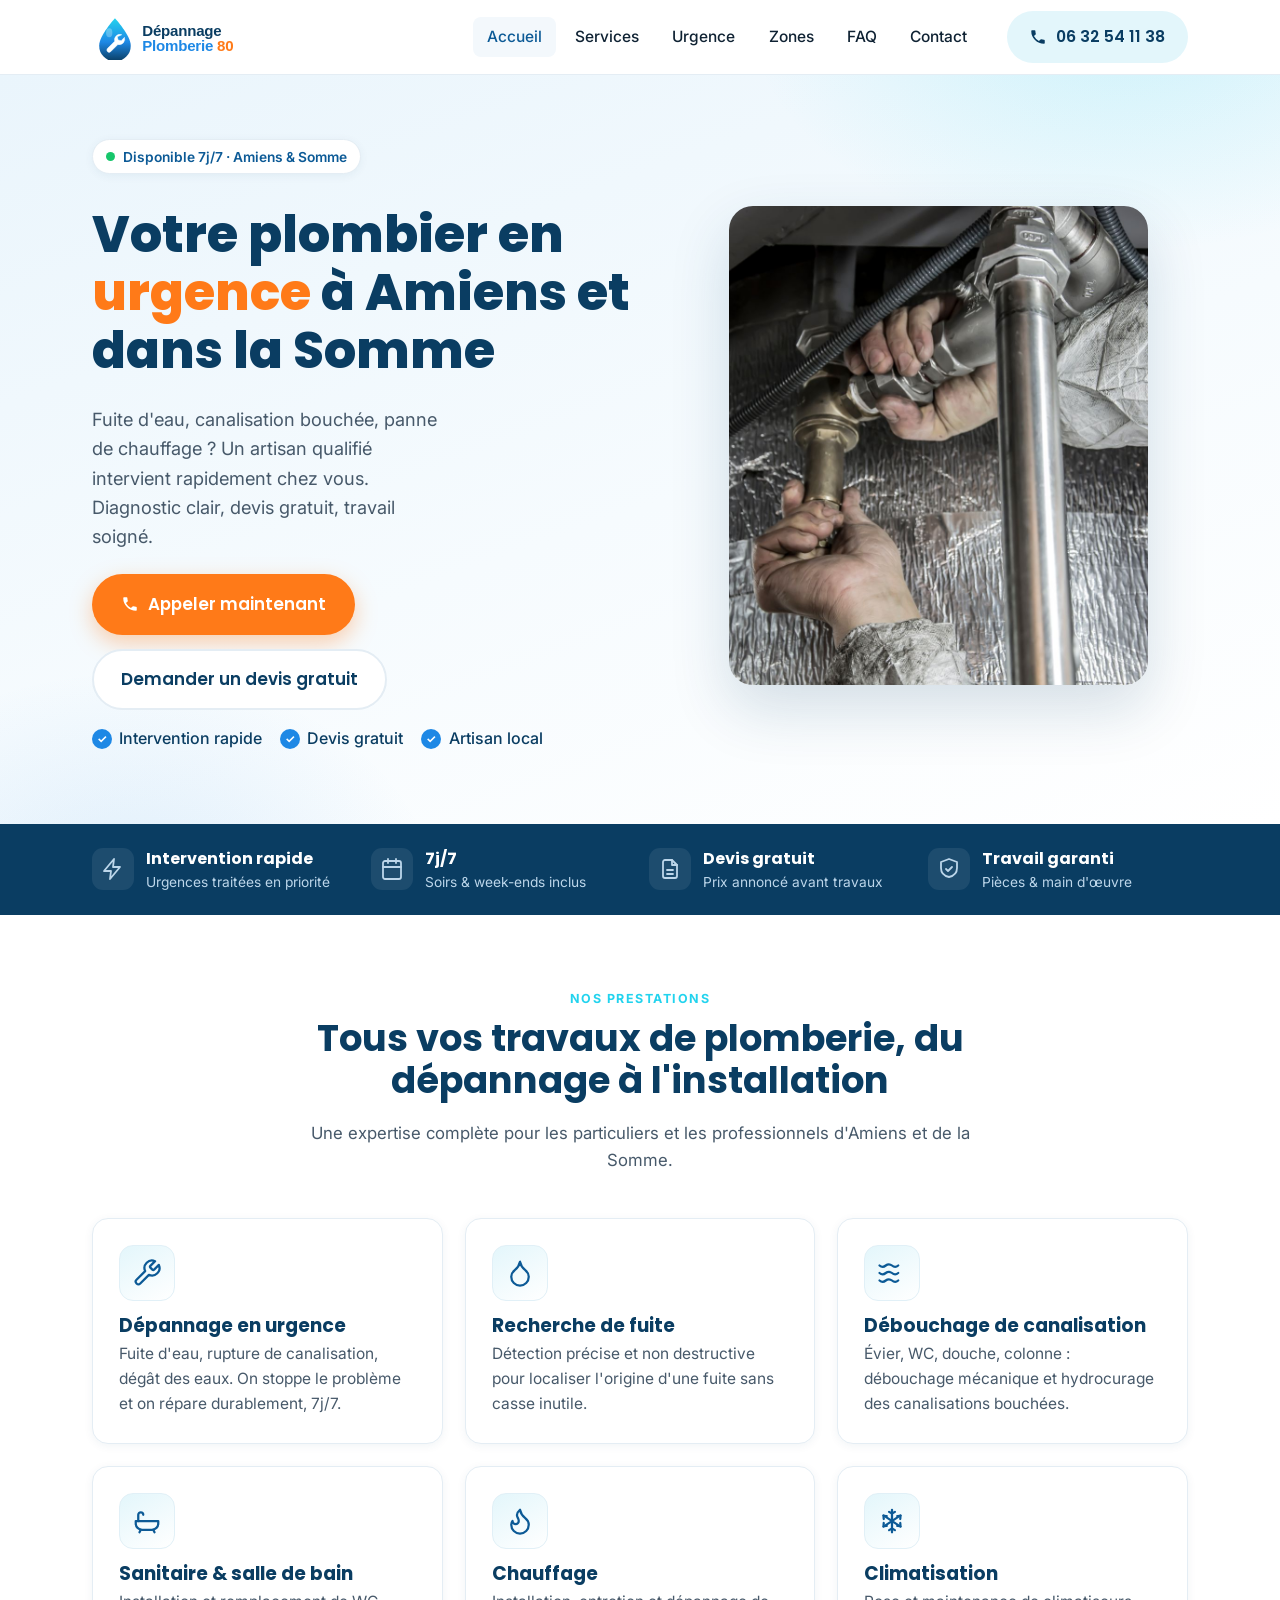
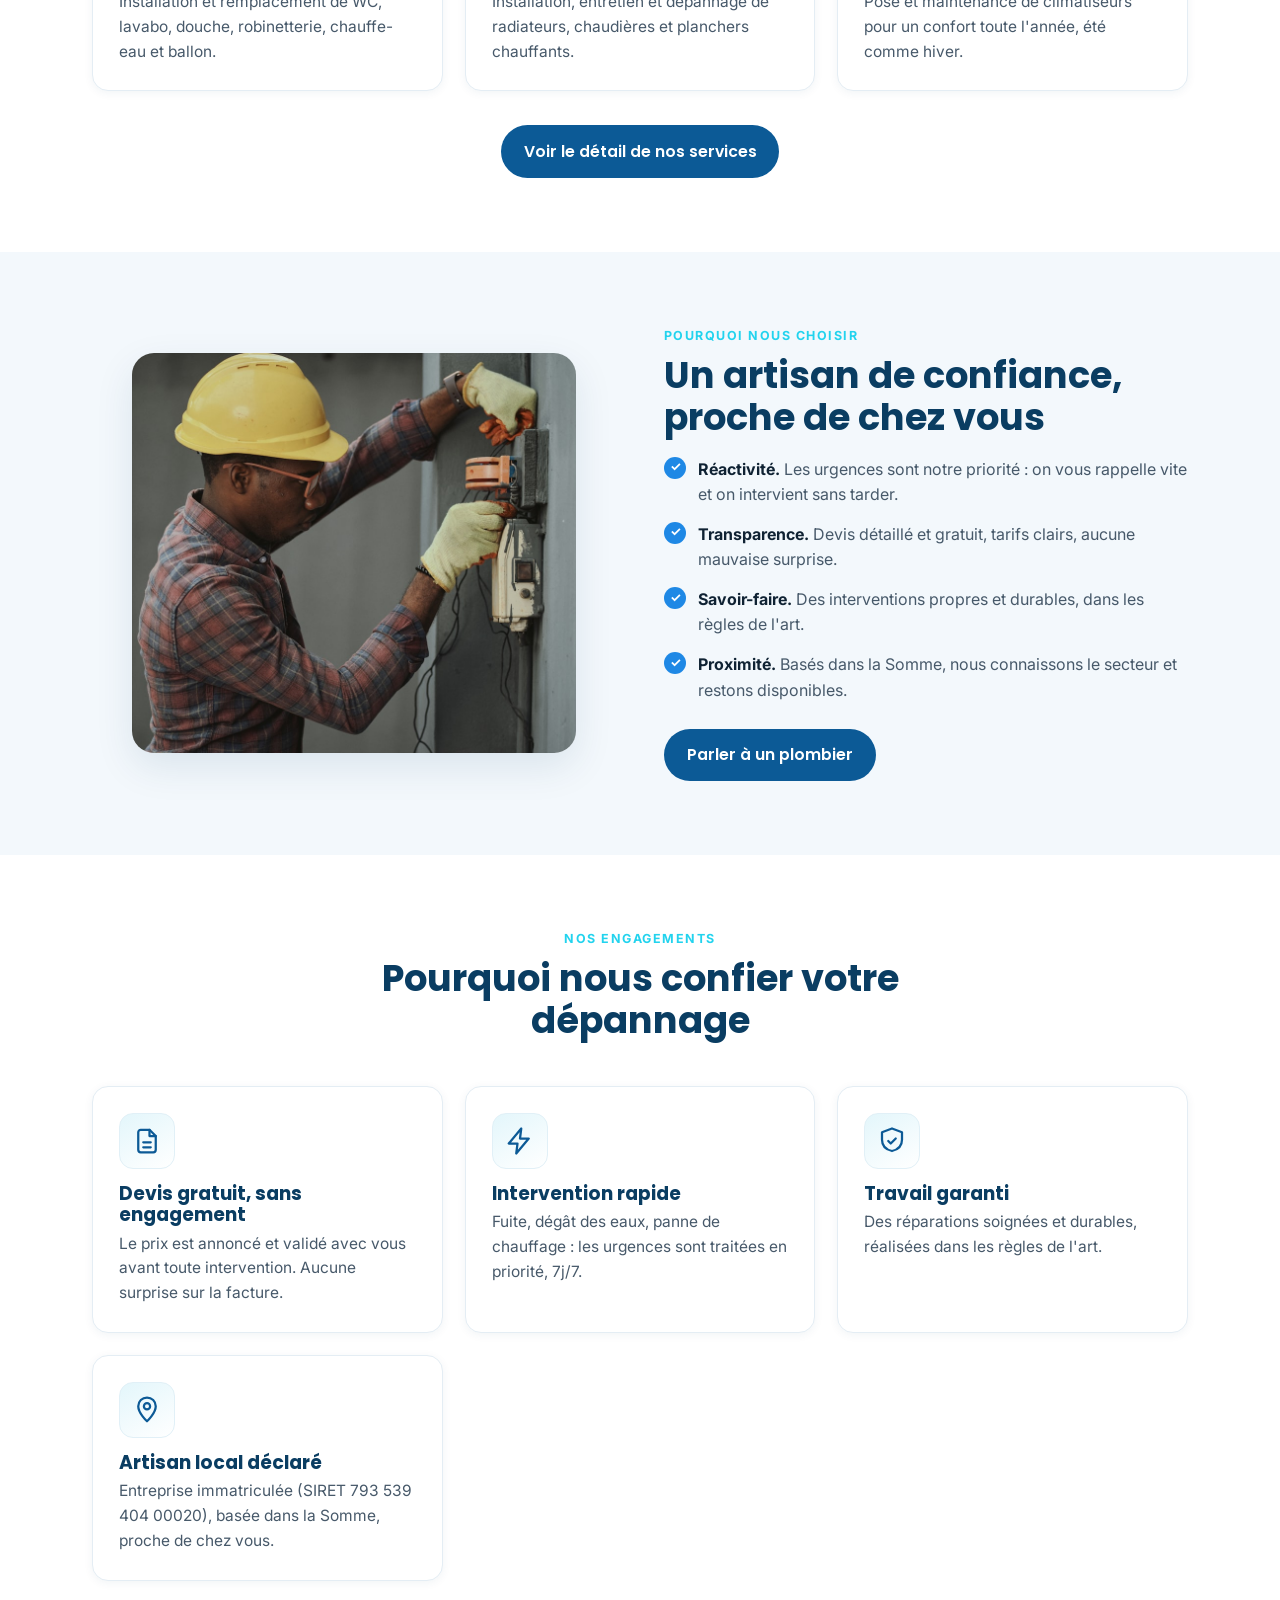
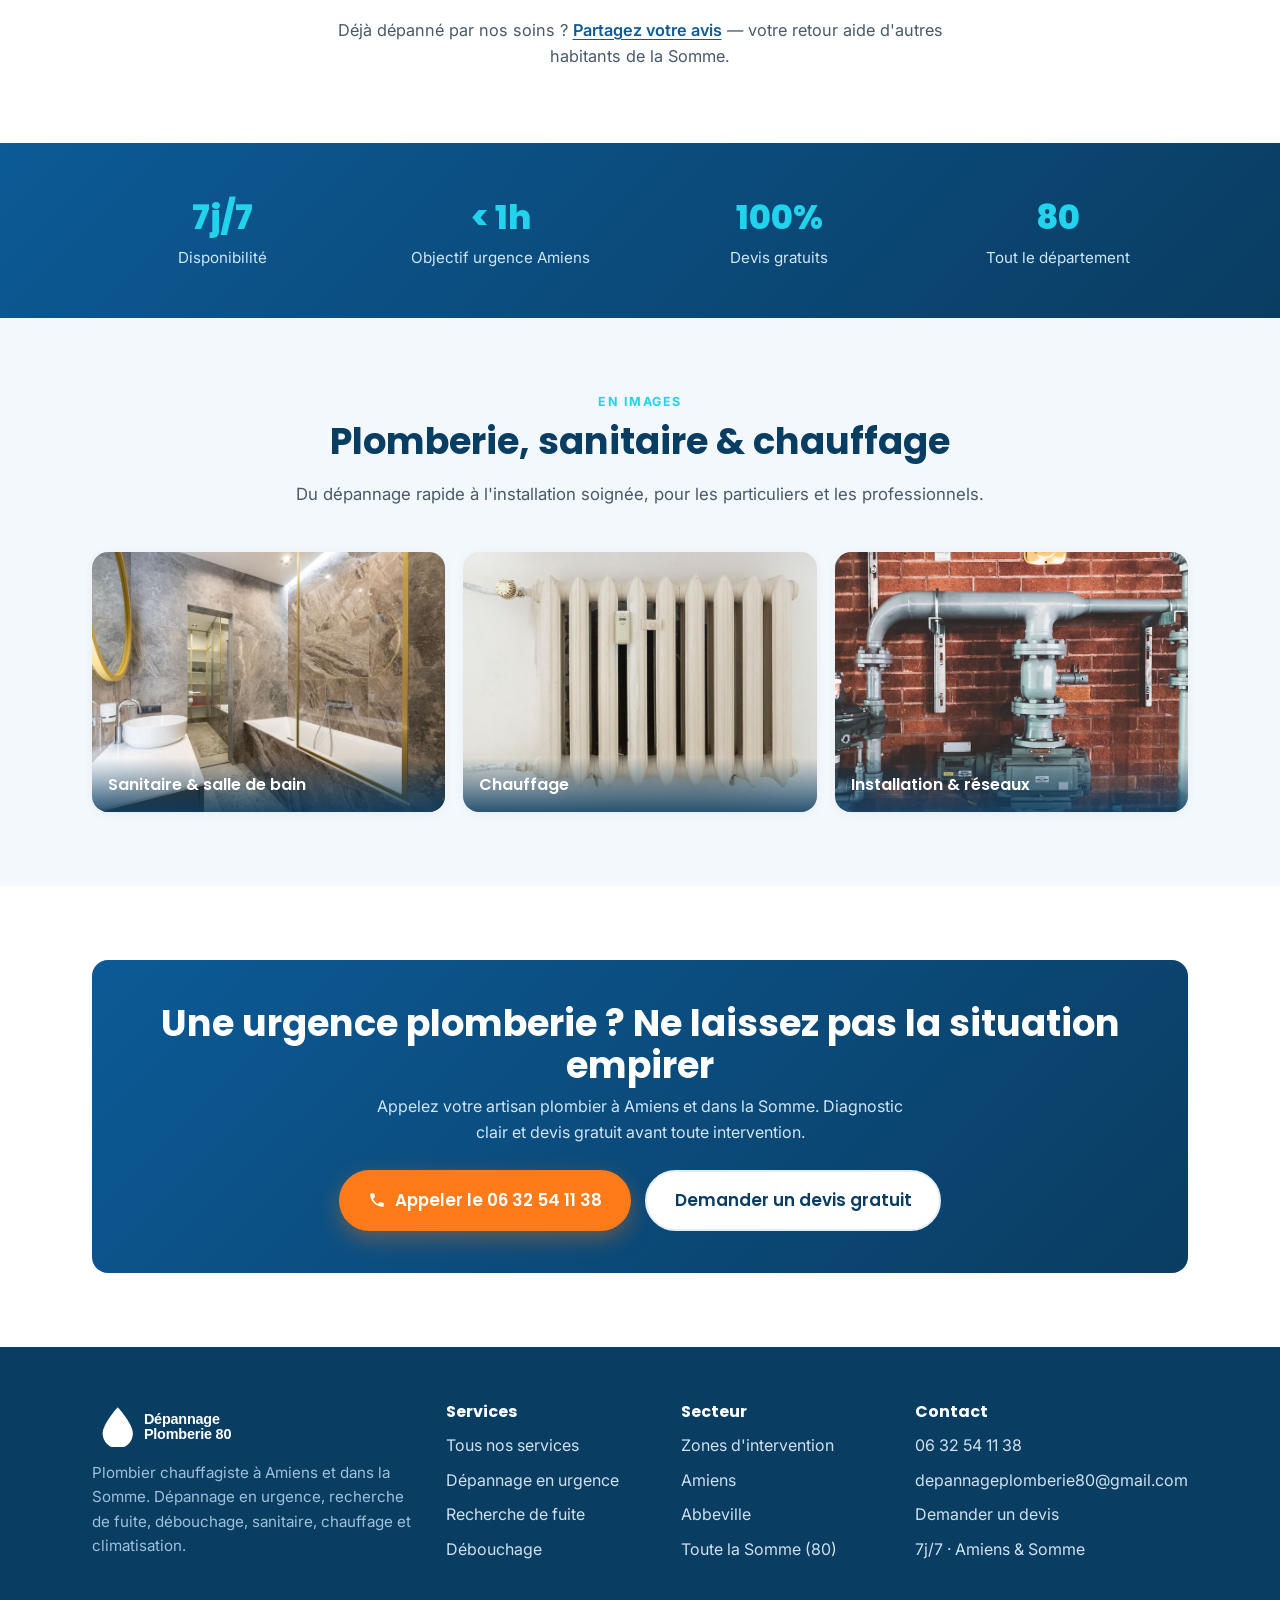
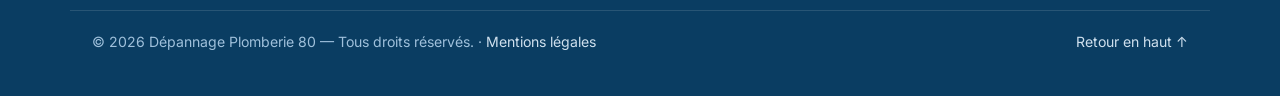
<file: index.html>
<!DOCTYPE html>
<html lang="fr">
<head>
  <meta charset="UTF-8" />
  <meta name="viewport" content="width=device-width, initial-scale=1.0" />
  <meta name="theme-color" content="#0a3d62" />
  <title>Dépannage Plomberie 80 — Plombier en urgence à Amiens & dans la Somme</title>
  <meta name="description" content="Plombier chauffagiste à Amiens et dans toute la Somme (80). Dépannage en urgence 7j/7, recherche de fuite, débouchage, sanitaire, chauffage et climatisation. Devis gratuit, intervention rapide." />
  <meta name="robots" content="noindex, nofollow" />
  <meta name="author" content="Dépannage Plomberie 80" />
  <link rel="canonical" href="https://www.depannage-plomberie-80.fr/" />
  <meta property="og:type" content="website" />
  <meta property="og:locale" content="fr_FR" />
  <meta property="og:site_name" content="Dépannage Plomberie 80" />
  <meta property="og:title" content="Dépannage Plomberie 80 — Plombier en urgence à Amiens & dans la Somme" />
  <meta property="og:description" content="Plombier chauffagiste à Amiens et dans toute la Somme (80). Dépannage en urgence 7j/7, recherche de fuite, débouchage, sanitaire, chauffage et climatisation. Devis gratuit, intervention rapide." />
  <meta property="og:url" content="https://www.depannage-plomberie-80.fr/" />
  <meta property="og:image" content="https://www.depannage-plomberie-80.fr/assets/og-cover.jpg" />
  <meta name="twitter:card" content="summary_large_image" />
  <meta name="twitter:title" content="Dépannage Plomberie 80 — Plombier en urgence à Amiens & dans la Somme" />
  <meta name="twitter:description" content="Plombier chauffagiste à Amiens et dans toute la Somme (80). Dépannage en urgence 7j/7, recherche de fuite, débouchage, sanitaire, chauffage et climatisation. Devis gratuit, intervention rapide." />
  <meta name="twitter:image" content="https://www.depannage-plomberie-80.fr/assets/og-cover.jpg" />
  <link rel="icon" type="image/svg+xml" href="favicon.svg" />
  <link rel="apple-touch-icon" href="assets/logo-mark.svg" />
  <link rel="manifest" href="site.webmanifest" />
  <link rel="preconnect" href="https://fonts.googleapis.com" />
  <link rel="preconnect" href="https://fonts.gstatic.com" crossorigin />
  <link rel="preload" as="style" href="https://fonts.googleapis.com/css2?family=Inter:wght@400;500;600&family=Poppins:wght@600;700;800&display=swap" />
  <link href="https://fonts.googleapis.com/css2?family=Inter:wght@400;500;600&family=Poppins:wght@600;700;800&display=swap" rel="stylesheet" />
  <link rel="stylesheet" href="styles.css" />
  <script type="application/ld+json">{"@context":"https://schema.org","@type":"Plumber","name":"Dépannage Plomberie 80","legalName":"Imad Hemani","image":"https://www.depannage-plomberie-80.fr/assets/og-cover.jpg","url":"https://www.depannage-plomberie-80.fr/","telephone":"+33-6-32-54-11-38","email":"depannageplomberie80@gmail.com","priceRange":"€€","identifier":{"@type":"PropertyValue","propertyID":"SIRET","value":"79353940400020"},"description":"Plombier chauffagiste à Amiens et dans la Somme. Dépannage en urgence 7j/7, recherche de fuite, débouchage de canalisation, installation sanitaire, chauffage et climatisation.","address":{"@type":"PostalAddress","addressLocality":"Amiens","postalCode":"80000","addressRegion":"Hauts-de-France","addressCountry":"FR"},"areaServed":[{"@type":"City","name":"Amiens"},{"@type":"AdministrativeArea","name":"Somme (80)"}],"geo":{"@type":"GeoCoordinates","latitude":49.8941,"longitude":2.2958},"openingHoursSpecification":[{"@type":"OpeningHoursSpecification","dayOfWeek":["Monday","Tuesday","Wednesday","Thursday","Friday","Saturday","Sunday"],"opens":"00:00","closes":"23:59"}],"makesOffer":[{"@type":"Offer","itemOffered":{"@type":"Service","name":"Dépannage plomberie en urgence"}},{"@type":"Offer","itemOffered":{"@type":"Service","name":"Recherche de fuite"}},{"@type":"Offer","itemOffered":{"@type":"Service","name":"Débouchage de canalisation"}},{"@type":"Offer","itemOffered":{"@type":"Service","name":"Installation sanitaire"}},{"@type":"Offer","itemOffered":{"@type":"Service","name":"Chauffage"}},{"@type":"Offer","itemOffered":{"@type":"Service","name":"Climatisation"}}]}</script>
</head>
<body>
  <a class="skip-link" href="#contenu">Aller au contenu</a>
  <header class="site-header" id="top">
    <div class="container header-inner">
      <a class="brand" href="index.html" aria-label="Dépannage Plomberie 80, accueil">
        <img src="assets/logo.svg" alt="Dépannage Plomberie 80" width="200" height="46" />
      </a>
      <nav class="nav" aria-label="Navigation principale">
        <button class="nav-toggle" id="nav-toggle" aria-label="Ouvrir le menu" aria-expanded="false" aria-controls="nav-menu">
          <span></span><span></span><span></span>
        </button>
        <ul class="nav-menu" id="nav-menu">
          <li><a href="index.html" aria-current="page">Accueil</a></li>
          <li><a href="services.html">Services</a></li>
          <li><a href="urgence.html">Urgence</a></li>
          <li><a href="zones.html">Zones</a></li>
          <li><a href="faq.html">FAQ</a></li>
          <li><a href="contact.html">Contact</a></li>
        </ul>
      </nav>
      <a href="tel:+33632541138" class="btn btn-phone header-cta">
        <svg viewBox="0 0 24 24" width="18" height="18" aria-hidden="true"><path fill="currentColor" d="M6.6 10.8a15.6 15.6 0 0 0 6.6 6.6l2.2-2.2a1 1 0 0 1 1-.25 11.4 11.4 0 0 0 3.6.57 1 1 0 0 1 1 1V20a1 1 0 0 1-1 1A17 17 0 0 1 3 4a1 1 0 0 1 1-1h3.5a1 1 0 0 1 1 1 11.4 11.4 0 0 0 .57 3.6 1 1 0 0 1-.25 1z"/></svg>
        <span>06 32 54 11 38</span>
      </a>
    </div>
  </header>

  <main id="contenu">
    <section class="hero">
      <div class="hero-bg" aria-hidden="true"></div>
      <div class="container hero-grid">
        <div class="hero-copy">
          <p class="eyebrow"><span class="pulse"></span> Disponible 7j/7 · Amiens &amp; Somme</p>
          <h1>Votre plombier en <span class="hl">urgence</span> à Amiens et dans la Somme</h1>
          <p class="lead">Fuite d'eau, canalisation bouchée, panne de chauffage&nbsp;? Un artisan qualifié intervient rapidement chez vous. Diagnostic clair, devis gratuit, travail soigné.</p>
          <div class="hero-actions">
            <a href="tel:+33632541138" class="btn btn-accent btn-lg"><svg viewBox="0 0 24 24" width="18" height="18" aria-hidden="true"><path fill="currentColor" d="M6.6 10.8a15.6 15.6 0 0 0 6.6 6.6l2.2-2.2a1 1 0 0 1 1-.25 11.4 11.4 0 0 0 3.6.57 1 1 0 0 1 1 1V20a1 1 0 0 1-1 1A17 17 0 0 1 3 4a1 1 0 0 1 1-1h3.5a1 1 0 0 1 1 1 11.4 11.4 0 0 0 .57 3.6 1 1 0 0 1-.25 1z"/></svg> Appeler maintenant</a>
            <a href="contact.html" class="btn btn-outline btn-lg">Demander un devis gratuit</a>
          </div>
          <ul class="hero-points"><li>Intervention rapide</li><li>Devis gratuit</li><li>Artisan local</li></ul>
        </div>
        <figure class="hero-media">
          <img src="assets/hero-plombier-2.jpg" alt="Plombier serrant des raccords lors d'une intervention de plomberie" width="900" height="1030" loading="eager" fetchpriority="high" />
        </figure>
      </div>
    </section>

    <section class="trustbar" aria-label="Nos garanties">
      <div class="container trust-grid">
        <div class="trust-item"><span class="trust-ico"><svg class="ico" viewBox="0 0 24 24" fill="none" stroke="currentColor" stroke-width="1.8" stroke-linecap="round" stroke-linejoin="round" aria-hidden="true"><path d="M13 2 3 14h7l-1 8 10-12h-7z"/></svg></span><div><strong>Intervention rapide</strong><span>Urgences traitées en priorité</span></div></div>
        <div class="trust-item"><span class="trust-ico"><svg class="ico" viewBox="0 0 24 24" fill="none" stroke="currentColor" stroke-width="1.8" stroke-linecap="round" stroke-linejoin="round" aria-hidden="true"><rect x="3" y="4" width="18" height="18" rx="2"/><path d="M3 10h18M8 2v4M16 2v4"/></svg></span><div><strong>7j/7</strong><span>Soirs &amp; week-ends inclus</span></div></div>
        <div class="trust-item"><span class="trust-ico"><svg class="ico" viewBox="0 0 24 24" fill="none" stroke="currentColor" stroke-width="1.8" stroke-linecap="round" stroke-linejoin="round" aria-hidden="true"><path d="M14 3H7a2 2 0 0 0-2 2v14a2 2 0 0 0 2 2h10a2 2 0 0 0 2-2V8z"/><path d="M14 3v5h5M9 13h6M9 17h6"/></svg></span><div><strong>Devis gratuit</strong><span>Prix annoncé avant travaux</span></div></div>
        <div class="trust-item"><span class="trust-ico"><svg class="ico" viewBox="0 0 24 24" fill="none" stroke="currentColor" stroke-width="1.8" stroke-linecap="round" stroke-linejoin="round" aria-hidden="true"><path d="M12 2 4 5v6c0 5 3.5 8 8 9 4.5-1 8-4 8-9V5z"/><path d="m9 12 2 2 4-4"/></svg></span><div><strong>Travail garanti</strong><span>Pièces &amp; main d'œuvre</span></div></div>
      </div>
    </section>

    <section class="section">
      <div class="container">
        <header class="section-head">
          <p class="kicker">Nos prestations</p>
          <h2>Tous vos travaux de plomberie, du dépannage à l'installation</h2>
          <p class="section-sub">Une expertise complète pour les particuliers et les professionnels d'Amiens et de la Somme.</p>
        </header>
        <div class="cards">
          <article class="card">
            <div class="card-ico"><svg class="ico" viewBox="0 0 24 24" fill="none" stroke="currentColor" stroke-width="1.8" stroke-linecap="round" stroke-linejoin="round" aria-hidden="true"><path d="M14.7 6.3a1 1 0 0 0 0 1.4l1.6 1.6a1 1 0 0 0 1.4 0l3.77-3.77a6 6 0 0 1-7.94 7.94l-6.91 6.91a2.12 2.12 0 0 1-3-3l6.91-6.91a6 6 0 0 1 7.94-7.94l-3.76 3.76z"/></svg></div>
            <h3>Dépannage en urgence</h3>
            <p>Fuite d'eau, rupture de canalisation, dégât des eaux. On stoppe le problème et on répare durablement, 7j/7.</p>
          </article>
          <article class="card">
            <div class="card-ico"><svg class="ico" viewBox="0 0 24 24" fill="none" stroke="currentColor" stroke-width="1.8" stroke-linecap="round" stroke-linejoin="round" aria-hidden="true"><path d="M12 22a7 7 0 0 0 7-7c0-2-1-3.9-3-5.5s-3.5-4-4-6.5c-.5 2.5-2 4.9-4 6.5C6 11.1 5 13 5 15a7 7 0 0 0 7 7z"/></svg></div>
            <h3>Recherche de fuite</h3>
            <p>Détection précise et non destructive pour localiser l'origine d'une fuite sans casse inutile.</p>
          </article>
          <article class="card">
            <div class="card-ico"><svg class="ico" viewBox="0 0 24 24" fill="none" stroke="currentColor" stroke-width="1.8" stroke-linecap="round" stroke-linejoin="round" aria-hidden="true"><path d="M2 6c.6.5 1.4 1 2.5 1C7 7 7 5 9.5 5c2.6 0 2.4 2 5 2 1.1 0 1.9-.5 2.5-1"/><path d="M2 12c.6.5 1.4 1 2.5 1C7 13 7 11 9.5 11c2.6 0 2.4 2 5 2 1.1 0 1.9-.5 2.5-1"/><path d="M2 18c.6.5 1.4 1 2.5 1C7 19 7 17 9.5 17c2.6 0 2.4 2 5 2 1.1 0 1.9-.5 2.5-1"/></svg></div>
            <h3>Débouchage de canalisation</h3>
            <p>Évier, WC, douche, colonne : débouchage mécanique et hydrocurage des canalisations bouchées.</p>
          </article>
          <article class="card">
            <div class="card-ico"><svg class="ico" viewBox="0 0 24 24" fill="none" stroke="currentColor" stroke-width="1.8" stroke-linecap="round" stroke-linejoin="round" aria-hidden="true"><path d="M3 12h18v2a5 5 0 0 1-5 5H8a5 5 0 0 1-5-5z"/><path d="M5 12V7a2 2 0 0 1 4 0"/><path d="M7 19l-1 2M17 19l1 2"/></svg></div>
            <h3>Sanitaire & salle de bain</h3>
            <p>Installation et remplacement de WC, lavabo, douche, robinetterie, chauffe-eau et ballon.</p>
          </article>
          <article class="card">
            <div class="card-ico"><svg class="ico" viewBox="0 0 24 24" fill="none" stroke="currentColor" stroke-width="1.8" stroke-linecap="round" stroke-linejoin="round" aria-hidden="true"><path d="M8.5 14.5A2.5 2.5 0 0 0 11 12c0-1.38-.5-2-1-3-1.07-2.14-.22-4.05 2-6 .5 2.5 2 4.9 4 6.5 2 1.6 3 3.5 3 5.5a7 7 0 1 1-14 0c0-1.15.43-2.29 1-3a2.5 2.5 0 0 0 2.5 2.5z"/></svg></div>
            <h3>Chauffage</h3>
            <p>Installation, entretien et dépannage de radiateurs, chaudières et planchers chauffants.</p>
          </article>
          <article class="card">
            <div class="card-ico"><svg class="ico" viewBox="0 0 24 24" fill="none" stroke="currentColor" stroke-width="1.8" stroke-linecap="round" stroke-linejoin="round" aria-hidden="true"><path d="M12 3v18M5.2 7.5l13.6 9M18.8 7.5l-13.6 9"/><path d="M12 6l2.3-1.3M12 6 9.7 4.7M12 18l2.3 1.3M12 18l-2.3 1.3M5.4 10.4l-.2-2.6 2.6.2M18.6 10.4l.2-2.6-2.6.2M5.4 13.6l-.2 2.6 2.6-.2M18.6 13.6l.2 2.6-2.6-.2"/></svg></div>
            <h3>Climatisation</h3>
            <p>Pose et maintenance de climatiseurs pour un confort toute l'année, été comme hiver.</p>
          </article>
        </div>
        <p style="text-align:center;margin:34px 0 0"><a href="services.html" class="btn btn-primary">Voir le détail de nos services</a></p>
      </div>
    </section>

    <section id="atouts" class="section section-soft">
      <div class="container split">
        <figure class="split-media">
          <img src="assets/atouts-plombier.jpg" alt="Artisan équipé de gants de protection en intervention sur une installation technique" width="900" height="810" loading="lazy" />
        </figure>
        <div class="split-copy">
          <p class="kicker">Pourquoi nous choisir</p>
          <h2>Un artisan de confiance, proche de chez vous</h2>
          <ul class="checklist">
            <li><strong>Réactivité.</strong> Les urgences sont notre priorité : on vous rappelle vite et on intervient sans tarder.</li>
            <li><strong>Transparence.</strong> Devis détaillé et gratuit, tarifs clairs, aucune mauvaise surprise.</li>
            <li><strong>Savoir-faire.</strong> Des interventions propres et durables, dans les règles de l'art.</li>
            <li><strong>Proximité.</strong> Basés dans la Somme, nous connaissons le secteur et restons disponibles.</li>
          </ul>
          <a href="contact.html" class="btn btn-primary">Parler à un plombier</a>
        </div>
      </div>
    </section>

    <section class="section">
      <div class="container">
        <header class="section-head"><p class="kicker">Nos engagements</p><h2>Pourquoi nous confier votre dépannage</h2></header>
        
        <div class="cards">
          <article class="card"><div class="card-ico"><svg class="ico" viewBox="0 0 24 24" fill="none" stroke="currentColor" stroke-width="1.8" stroke-linecap="round" stroke-linejoin="round" aria-hidden="true"><path d="M14 3H7a2 2 0 0 0-2 2v14a2 2 0 0 0 2 2h10a2 2 0 0 0 2-2V8z"/><path d="M14 3v5h5M9 13h6M9 17h6"/></svg></div><h3>Devis gratuit, sans engagement</h3><p>Le prix est annoncé et validé avec vous avant toute intervention. Aucune surprise sur la facture.</p></article>
          <article class="card"><div class="card-ico"><svg class="ico" viewBox="0 0 24 24" fill="none" stroke="currentColor" stroke-width="1.8" stroke-linecap="round" stroke-linejoin="round" aria-hidden="true"><path d="M13 2 3 14h7l-1 8 10-12h-7z"/></svg></div><h3>Intervention rapide</h3><p>Fuite, dégât des eaux, panne de chauffage : les urgences sont traitées en priorité, 7j/7.</p></article>
          <article class="card"><div class="card-ico"><svg class="ico" viewBox="0 0 24 24" fill="none" stroke="currentColor" stroke-width="1.8" stroke-linecap="round" stroke-linejoin="round" aria-hidden="true"><path d="M12 2 4 5v6c0 5 3.5 8 8 9 4.5-1 8-4 8-9V5z"/><path d="m9 12 2 2 4-4"/></svg></div><h3>Travail garanti</h3><p>Des réparations soignées et durables, réalisées dans les règles de l'art.</p></article>
          <article class="card"><div class="card-ico"><svg class="ico" viewBox="0 0 24 24" fill="none" stroke="currentColor" stroke-width="1.8" stroke-linecap="round" stroke-linejoin="round" aria-hidden="true"><path d="M12 21s7-6.4 7-12a7 7 0 0 0-14 0c0 5.6 7 12 7 12z"/><circle cx="12" cy="9" r="2.5"/></svg></div><h3>Artisan local déclaré</h3><p>Entreprise immatriculée (SIRET 793 539 404 00020), basée dans la Somme, proche de chez vous.</p></article>
        </div>
        <p class="reviews-cta">Déjà dépanné par nos soins&nbsp;? <a href="mailto:depannageplomberie80@gmail.com?subject=Mon%20avis%20%E2%80%93%20D%C3%A9pannage%20Plomberie%2080">Partagez votre avis</a> — votre retour aide d'autres habitants de la Somme.</p>
      </div>
    </section>

    <section class="stats" aria-label="Chiffres clés">
      <div class="container stats-grid">
        <div class="stat"><span class="stat-num">7j/7</span><span class="stat-lbl">Disponibilité</span></div>
        <div class="stat"><span class="stat-num">&lt; 1h</span><span class="stat-lbl">Objectif urgence Amiens</span></div>
        <div class="stat"><span class="stat-num">100%</span><span class="stat-lbl">Devis gratuits</span></div>
        <div class="stat"><span class="stat-num">80</span><span class="stat-lbl">Tout le département</span></div>
      </div>
    </section>

    <section class="section section-soft">
      <div class="container">
        <header class="section-head">
          <p class="kicker">En images</p>
          <h2>Plomberie, sanitaire &amp; chauffage</h2>
          <p class="section-sub">Du dépannage rapide à l'installation soignée, pour les particuliers et les professionnels.</p>
        </header>
        <div class="gallery">
          <figure class="gallery-item"><img src="assets/sanitaire.jpg" alt="Salle de bain moderne avec lavabo, baignoire et robinetterie" width="800" height="600" loading="lazy" /><figcaption>Sanitaire &amp; salle de bain</figcaption></figure>
          <figure class="gallery-item"><img src="assets/chauffage.jpg" alt="Radiateur de chauffage avec robinet thermostatique" width="800" height="600" loading="lazy" /><figcaption>Chauffage</figcaption></figure>
          <figure class="gallery-item"><img src="assets/hero-plombier.jpg" alt="Réseau de tuyauterie d'eau et de gaz" width="900" height="1030" loading="lazy" /><figcaption>Installation &amp; réseaux</figcaption></figure>
        </div>
      </div>
    </section>

    <section class="section">
      <div class="container">
        <div class="cta-band">
          <h2>Une urgence plomberie&nbsp;? Ne laissez pas la situation empirer</h2>
          <p>Appelez votre artisan plombier à Amiens et dans la Somme. Diagnostic clair et devis gratuit avant toute intervention.</p>
          <div class="cta-actions">
            <a href="tel:+33632541138" class="btn btn-accent btn-lg"><svg viewBox="0 0 24 24" width="18" height="18" aria-hidden="true"><path fill="currentColor" d="M6.6 10.8a15.6 15.6 0 0 0 6.6 6.6l2.2-2.2a1 1 0 0 1 1-.25 11.4 11.4 0 0 0 3.6.57 1 1 0 0 1 1 1V20a1 1 0 0 1-1 1A17 17 0 0 1 3 4a1 1 0 0 1 1-1h3.5a1 1 0 0 1 1 1 11.4 11.4 0 0 0 .57 3.6 1 1 0 0 1-.25 1z"/></svg> Appeler le 06 32 54 11 38</a>
            <a href="contact.html" class="btn btn-outline btn-lg">Demander un devis gratuit</a>
          </div>
        </div>
      </div>
    </section>
  </main>
  <footer class="site-footer">
    <div class="container footer-grid">
      <div class="footer-brand">
        <img src="assets/logo.svg" alt="Dépannage Plomberie 80" width="200" height="46" />
        <p>Plombier chauffagiste à Amiens et dans la Somme. Dépannage en urgence, recherche de fuite, débouchage, sanitaire, chauffage et climatisation.</p>
      </div>
      <nav class="footer-col" aria-label="Liens services">
        <h3>Services</h3>
        <ul>
          <li><a href="services.html">Tous nos services</a></li>
          <li><a href="urgence.html">Dépannage en urgence</a></li>
          <li><a href="services.html">Recherche de fuite</a></li>
          <li><a href="services.html">Débouchage</a></li>
        </ul>
      </nav>
      <nav class="footer-col" aria-label="Liens secteur">
        <h3>Secteur</h3>
        <ul>
          <li><a href="zones.html">Zones d'intervention</a></li>
          <li><a href="zones.html">Amiens</a></li>
          <li><a href="zones.html">Abbeville</a></li>
          <li><a href="zones.html">Toute la Somme (80)</a></li>
        </ul>
      </nav>
      <div class="footer-col">
        <h3>Contact</h3>
        <ul>
          <li><a href="tel:+33632541138">06 32 54 11 38</a></li>
          <li><a href="mailto:depannageplomberie80@gmail.com">depannageplomberie80@gmail.com</a></li>
          <li><a href="contact.html">Demander un devis</a></li>
          <li>7j/7 · Amiens &amp; Somme</li>
        </ul>
      </div>
    </div>
    <div class="container footer-bottom">
      <p>© <span id="year">2026</span> Dépannage Plomberie 80 — Tous droits réservés. · <a href="mentions-legales.html">Mentions légales</a></p>
      <p><a href="#top">Retour en haut ↑</a></p>
    </div>
  </footer>

  <a href="tel:+33632541138" class="fab-call" aria-label="Appeler le plombier">
    <svg viewBox="0 0 24 24" width="24" height="24" aria-hidden="true"><path fill="currentColor" d="M6.6 10.8a15.6 15.6 0 0 0 6.6 6.6l2.2-2.2a1 1 0 0 1 1-.25 11.4 11.4 0 0 0 3.6.57 1 1 0 0 1 1 1V20a1 1 0 0 1-1 1A17 17 0 0 1 3 4a1 1 0 0 1 1-1h3.5a1 1 0 0 1 1 1 11.4 11.4 0 0 0 .57 3.6 1 1 0 0 1-.25 1z"/></svg>
  </a>

  <script src="script.js" defer></script>
</body>
</html>
</file>
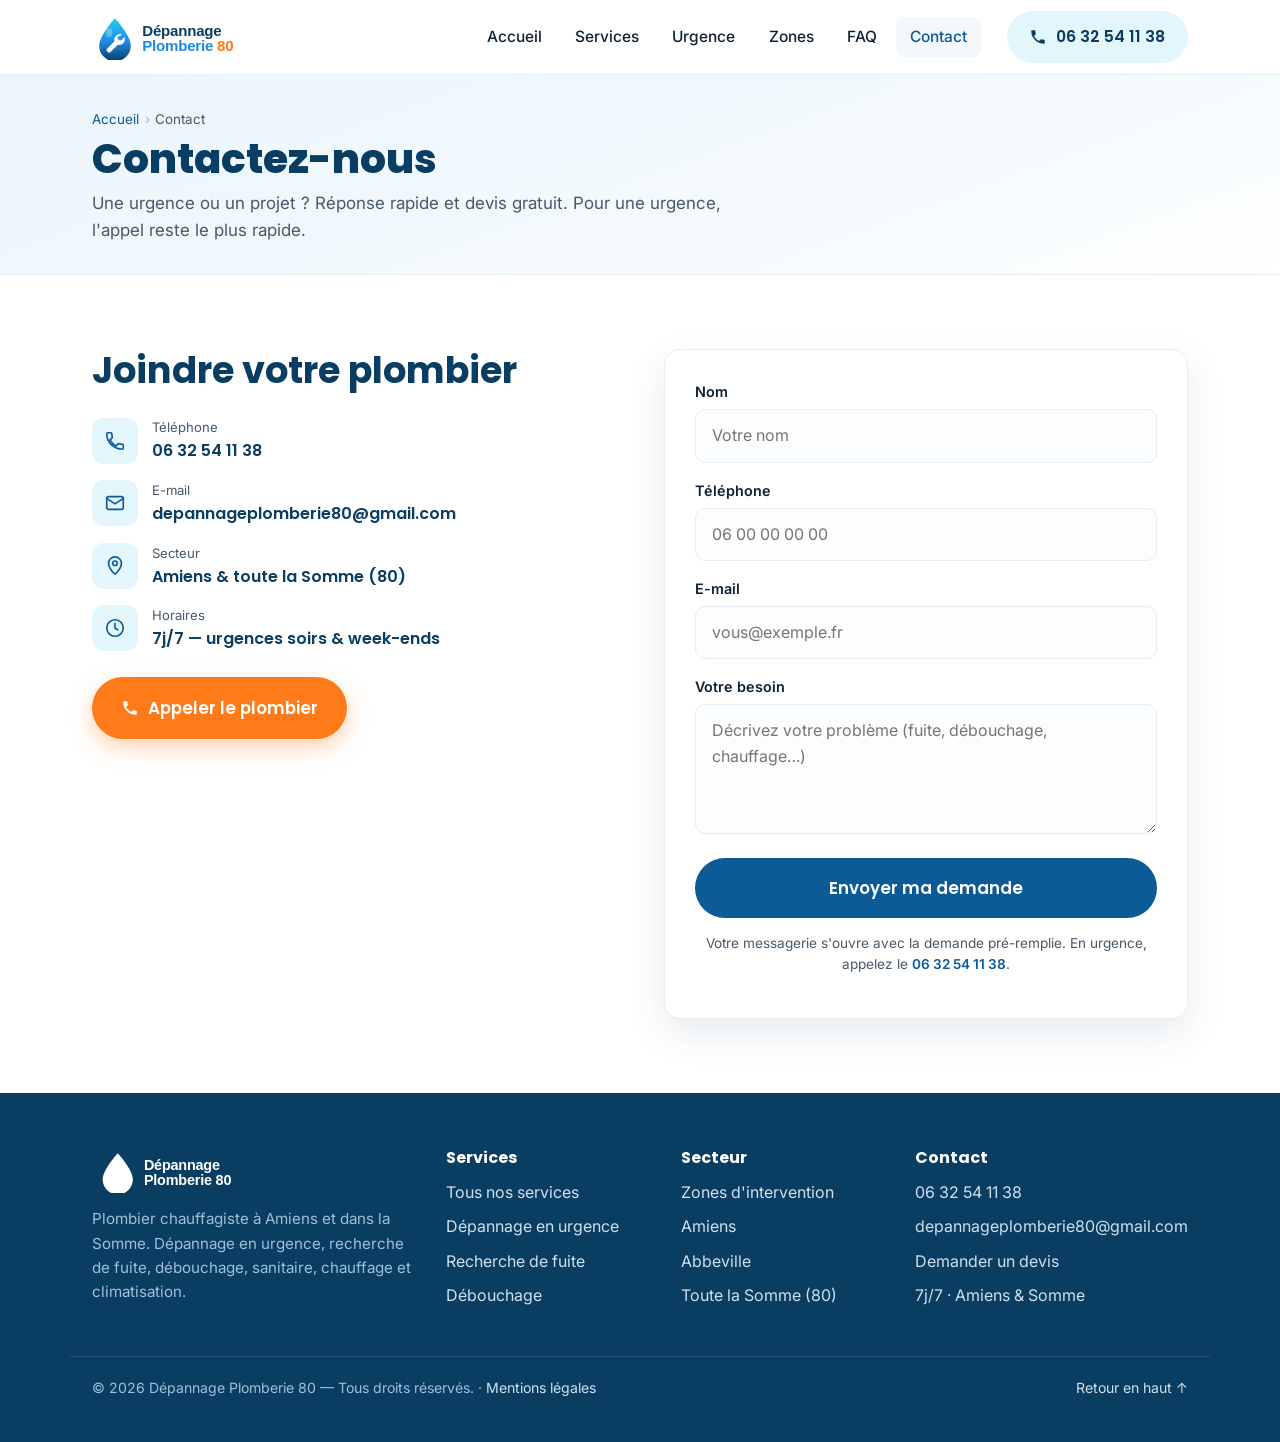
<file: contact.html>
<!DOCTYPE html>
<html lang="fr">
<head>
  <meta charset="UTF-8" />
  <meta name="viewport" content="width=device-width, initial-scale=1.0" />
  <meta name="theme-color" content="#0a3d62" />
  <title>Contact & devis gratuit — Dépannage Plomberie 80 (Amiens & Somme)</title>
  <meta name="description" content="Contactez votre plombier à Amiens et dans la Somme. Devis gratuit, intervention 7j/7. Appelez le 06 32 54 11 38 ou envoyez votre demande." />
  <meta name="robots" content="noindex, nofollow" />
  <meta name="author" content="Dépannage Plomberie 80" />
  <link rel="canonical" href="https://www.depannage-plomberie-80.fr/contact.html" />
  <meta property="og:type" content="website" />
  <meta property="og:locale" content="fr_FR" />
  <meta property="og:site_name" content="Dépannage Plomberie 80" />
  <meta property="og:title" content="Contact & devis gratuit — Dépannage Plomberie 80 (Amiens & Somme)" />
  <meta property="og:description" content="Contactez votre plombier à Amiens et dans la Somme. Devis gratuit, intervention 7j/7. Appelez le 06 32 54 11 38 ou envoyez votre demande." />
  <meta property="og:url" content="https://www.depannage-plomberie-80.fr/contact.html" />
  <meta property="og:image" content="https://www.depannage-plomberie-80.fr/assets/og-cover.jpg" />
  <meta name="twitter:card" content="summary_large_image" />
  <meta name="twitter:title" content="Contact & devis gratuit — Dépannage Plomberie 80 (Amiens & Somme)" />
  <meta name="twitter:description" content="Contactez votre plombier à Amiens et dans la Somme. Devis gratuit, intervention 7j/7. Appelez le 06 32 54 11 38 ou envoyez votre demande." />
  <meta name="twitter:image" content="https://www.depannage-plomberie-80.fr/assets/og-cover.jpg" />
  <link rel="icon" type="image/svg+xml" href="favicon.svg" />
  <link rel="apple-touch-icon" href="assets/logo-mark.svg" />
  <link rel="manifest" href="site.webmanifest" />
  <link rel="preconnect" href="https://fonts.googleapis.com" />
  <link rel="preconnect" href="https://fonts.gstatic.com" crossorigin />
  <link rel="preload" as="style" href="https://fonts.googleapis.com/css2?family=Inter:wght@400;500;600&family=Poppins:wght@600;700;800&display=swap" />
  <link href="https://fonts.googleapis.com/css2?family=Inter:wght@400;500;600&family=Poppins:wght@600;700;800&display=swap" rel="stylesheet" />
  <link rel="stylesheet" href="styles.css" />
  <script type="application/ld+json">{"@context":"https://schema.org","@type":"Plumber","name":"Dépannage Plomberie 80","legalName":"Imad Hemani","image":"https://www.depannage-plomberie-80.fr/assets/og-cover.jpg","url":"https://www.depannage-plomberie-80.fr/","telephone":"+33-6-32-54-11-38","email":"depannageplomberie80@gmail.com","priceRange":"€€","identifier":{"@type":"PropertyValue","propertyID":"SIRET","value":"79353940400020"},"description":"Plombier chauffagiste à Amiens et dans la Somme. Dépannage en urgence 7j/7, recherche de fuite, débouchage de canalisation, installation sanitaire, chauffage et climatisation.","address":{"@type":"PostalAddress","addressLocality":"Amiens","postalCode":"80000","addressRegion":"Hauts-de-France","addressCountry":"FR"},"areaServed":[{"@type":"City","name":"Amiens"},{"@type":"AdministrativeArea","name":"Somme (80)"}],"geo":{"@type":"GeoCoordinates","latitude":49.8941,"longitude":2.2958},"openingHoursSpecification":[{"@type":"OpeningHoursSpecification","dayOfWeek":["Monday","Tuesday","Wednesday","Thursday","Friday","Saturday","Sunday"],"opens":"00:00","closes":"23:59"}],"makesOffer":[{"@type":"Offer","itemOffered":{"@type":"Service","name":"Dépannage plomberie en urgence"}},{"@type":"Offer","itemOffered":{"@type":"Service","name":"Recherche de fuite"}},{"@type":"Offer","itemOffered":{"@type":"Service","name":"Débouchage de canalisation"}},{"@type":"Offer","itemOffered":{"@type":"Service","name":"Installation sanitaire"}},{"@type":"Offer","itemOffered":{"@type":"Service","name":"Chauffage"}},{"@type":"Offer","itemOffered":{"@type":"Service","name":"Climatisation"}}]}</script>
  <script type="application/ld+json">{"@context":"https://schema.org","@type":"BreadcrumbList","itemListElement":[{"@type":"ListItem","position":1,"name":"Accueil","item":"https://www.depannage-plomberie-80.fr/index.html"},{"@type":"ListItem","position":2,"name":"Contact","item":"https://www.depannage-plomberie-80.fr/contact.html"}]}</script>
</head>
<body>
  <a class="skip-link" href="#contenu">Aller au contenu</a>
  <header class="site-header" id="top">
    <div class="container header-inner">
      <a class="brand" href="index.html" aria-label="Dépannage Plomberie 80, accueil">
        <img src="assets/logo.svg" alt="Dépannage Plomberie 80" width="200" height="46" />
      </a>
      <nav class="nav" aria-label="Navigation principale">
        <button class="nav-toggle" id="nav-toggle" aria-label="Ouvrir le menu" aria-expanded="false" aria-controls="nav-menu">
          <span></span><span></span><span></span>
        </button>
        <ul class="nav-menu" id="nav-menu">
          <li><a href="index.html">Accueil</a></li>
          <li><a href="services.html">Services</a></li>
          <li><a href="urgence.html">Urgence</a></li>
          <li><a href="zones.html">Zones</a></li>
          <li><a href="faq.html">FAQ</a></li>
          <li><a href="contact.html" aria-current="page">Contact</a></li>
        </ul>
      </nav>
      <a href="tel:+33632541138" class="btn btn-phone header-cta">
        <svg viewBox="0 0 24 24" width="18" height="18" aria-hidden="true"><path fill="currentColor" d="M6.6 10.8a15.6 15.6 0 0 0 6.6 6.6l2.2-2.2a1 1 0 0 1 1-.25 11.4 11.4 0 0 0 3.6.57 1 1 0 0 1 1 1V20a1 1 0 0 1-1 1A17 17 0 0 1 3 4a1 1 0 0 1 1-1h3.5a1 1 0 0 1 1 1 11.4 11.4 0 0 0 .57 3.6 1 1 0 0 1-.25 1z"/></svg>
        <span>06 32 54 11 38</span>
      </a>
    </div>
  </header>

  <main id="contenu">
    <section class="page-hero">
      <div class="container">
        <nav class="breadcrumb" aria-label="Fil d'Ariane"><ol><li><a href="index.html">Accueil</a></li><li aria-current="page">Contact</li></ol></nav>
        <h1>Contactez-nous</h1>
        <p>Une urgence ou un projet&nbsp;? Réponse rapide et devis gratuit. Pour une urgence, l'appel reste le plus rapide.</p>
      </div>
    </section>
    <section class="section">
      <div class="container contact-grid">
        <div class="contact-info">
          <h2>Joindre votre plombier</h2>
          <ul class="contact-list">
            <li><span class="ci-ico"><svg class="ico" viewBox="0 0 24 24" fill="none" stroke="currentColor" stroke-width="1.8" stroke-linecap="round" stroke-linejoin="round" aria-hidden="true"><path d="M6.6 10.8a15.6 15.6 0 0 0 6.6 6.6l2.2-2.2a1 1 0 0 1 1-.25 11.4 11.4 0 0 0 3.6.57 1 1 0 0 1 1 1V20a1 1 0 0 1-1 1A17 17 0 0 1 3 4a1 1 0 0 1 1-1h3.5a1 1 0 0 1 1 1 11.4 11.4 0 0 0 .57 3.6 1 1 0 0 1-.25 1z"/></svg></span><div><span class="ci-lbl">Téléphone</span><a href="tel:+33632541138" class="ci-val">06 32 54 11 38</a></div></li>
            <li><span class="ci-ico"><svg class="ico" viewBox="0 0 24 24" fill="none" stroke="currentColor" stroke-width="1.8" stroke-linecap="round" stroke-linejoin="round" aria-hidden="true"><rect x="3" y="5" width="18" height="14" rx="2"/><path d="m3 7 9 6 9-6"/></svg></span><div><span class="ci-lbl">E-mail</span><a href="mailto:depannageplomberie80@gmail.com" class="ci-val">depannageplomberie80@gmail.com</a></div></li>
            <li><span class="ci-ico"><svg class="ico" viewBox="0 0 24 24" fill="none" stroke="currentColor" stroke-width="1.8" stroke-linecap="round" stroke-linejoin="round" aria-hidden="true"><path d="M12 21s7-6.4 7-12a7 7 0 0 0-14 0c0 5.6 7 12 7 12z"/><circle cx="12" cy="9" r="2.5"/></svg></span><div><span class="ci-lbl">Secteur</span><span class="ci-val">Amiens &amp; toute la Somme (80)</span></div></li>
            <li><span class="ci-ico"><svg class="ico" viewBox="0 0 24 24" fill="none" stroke="currentColor" stroke-width="1.8" stroke-linecap="round" stroke-linejoin="round" aria-hidden="true"><circle cx="12" cy="12" r="9"/><path d="M12 7v5l3 2"/></svg></span><div><span class="ci-lbl">Horaires</span><span class="ci-val">7j/7 — urgences soirs &amp; week-ends</span></div></li>
          </ul>
          <a href="tel:+33632541138" class="btn btn-accent btn-lg"><svg viewBox="0 0 24 24" width="18" height="18" aria-hidden="true"><path fill="currentColor" d="M6.6 10.8a15.6 15.6 0 0 0 6.6 6.6l2.2-2.2a1 1 0 0 1 1-.25 11.4 11.4 0 0 0 3.6.57 1 1 0 0 1 1 1V20a1 1 0 0 1-1 1A17 17 0 0 1 3 4a1 1 0 0 1 1-1h3.5a1 1 0 0 1 1 1 11.4 11.4 0 0 0 .57 3.6 1 1 0 0 1-.25 1z"/></svg> Appeler le plombier</a>
        </div>
        <form class="contact-form" id="devis-form" data-email="depannageplomberie80@gmail.com" aria-label="Formulaire de demande de devis">
          <div class="field"><label for="nom">Nom</label><input id="nom" name="nom" type="text" autocomplete="name" required placeholder="Votre nom" /></div>
          <div class="field"><label for="tel">Téléphone</label><input id="tel" name="tel" type="tel" autocomplete="tel" required placeholder="06 00 00 00 00" /></div>
          <div class="field"><label for="email">E-mail</label><input id="email" name="email" type="email" autocomplete="email" placeholder="vous@exemple.fr" /></div>
          <div class="field"><label for="message">Votre besoin</label><textarea id="message" name="message" rows="4" required placeholder="Décrivez votre problème (fuite, débouchage, chauffage…)"></textarea></div>
          <button type="submit" class="btn btn-primary btn-lg btn-block">Envoyer ma demande</button>
          <p class="form-note">Votre messagerie s'ouvre avec la demande pré-remplie. En urgence, appelez le <a href="tel:+33632541138">06 32 54 11 38</a>.</p>
          <p class="form-status" id="form-status" role="status" aria-live="polite"></p>
        </form>
      </div>
    </section>
  </main>
  <footer class="site-footer">
    <div class="container footer-grid">
      <div class="footer-brand">
        <img src="assets/logo.svg" alt="Dépannage Plomberie 80" width="200" height="46" />
        <p>Plombier chauffagiste à Amiens et dans la Somme. Dépannage en urgence, recherche de fuite, débouchage, sanitaire, chauffage et climatisation.</p>
      </div>
      <nav class="footer-col" aria-label="Liens services">
        <h3>Services</h3>
        <ul>
          <li><a href="services.html">Tous nos services</a></li>
          <li><a href="urgence.html">Dépannage en urgence</a></li>
          <li><a href="services.html">Recherche de fuite</a></li>
          <li><a href="services.html">Débouchage</a></li>
        </ul>
      </nav>
      <nav class="footer-col" aria-label="Liens secteur">
        <h3>Secteur</h3>
        <ul>
          <li><a href="zones.html">Zones d'intervention</a></li>
          <li><a href="zones.html">Amiens</a></li>
          <li><a href="zones.html">Abbeville</a></li>
          <li><a href="zones.html">Toute la Somme (80)</a></li>
        </ul>
      </nav>
      <div class="footer-col">
        <h3>Contact</h3>
        <ul>
          <li><a href="tel:+33632541138">06 32 54 11 38</a></li>
          <li><a href="mailto:depannageplomberie80@gmail.com">depannageplomberie80@gmail.com</a></li>
          <li><a href="contact.html">Demander un devis</a></li>
          <li>7j/7 · Amiens &amp; Somme</li>
        </ul>
      </div>
    </div>
    <div class="container footer-bottom">
      <p>© <span id="year">2026</span> Dépannage Plomberie 80 — Tous droits réservés. · <a href="mentions-legales.html">Mentions légales</a></p>
      <p><a href="#top">Retour en haut ↑</a></p>
    </div>
  </footer>

  <a href="tel:+33632541138" class="fab-call" aria-label="Appeler le plombier">
    <svg viewBox="0 0 24 24" width="24" height="24" aria-hidden="true"><path fill="currentColor" d="M6.6 10.8a15.6 15.6 0 0 0 6.6 6.6l2.2-2.2a1 1 0 0 1 1-.25 11.4 11.4 0 0 0 3.6.57 1 1 0 0 1 1 1V20a1 1 0 0 1-1 1A17 17 0 0 1 3 4a1 1 0 0 1 1-1h3.5a1 1 0 0 1 1 1 11.4 11.4 0 0 0 .57 3.6 1 1 0 0 1-.25 1z"/></svg>
  </a>

  <script src="script.js" defer></script>
</body>
</html>
</file>
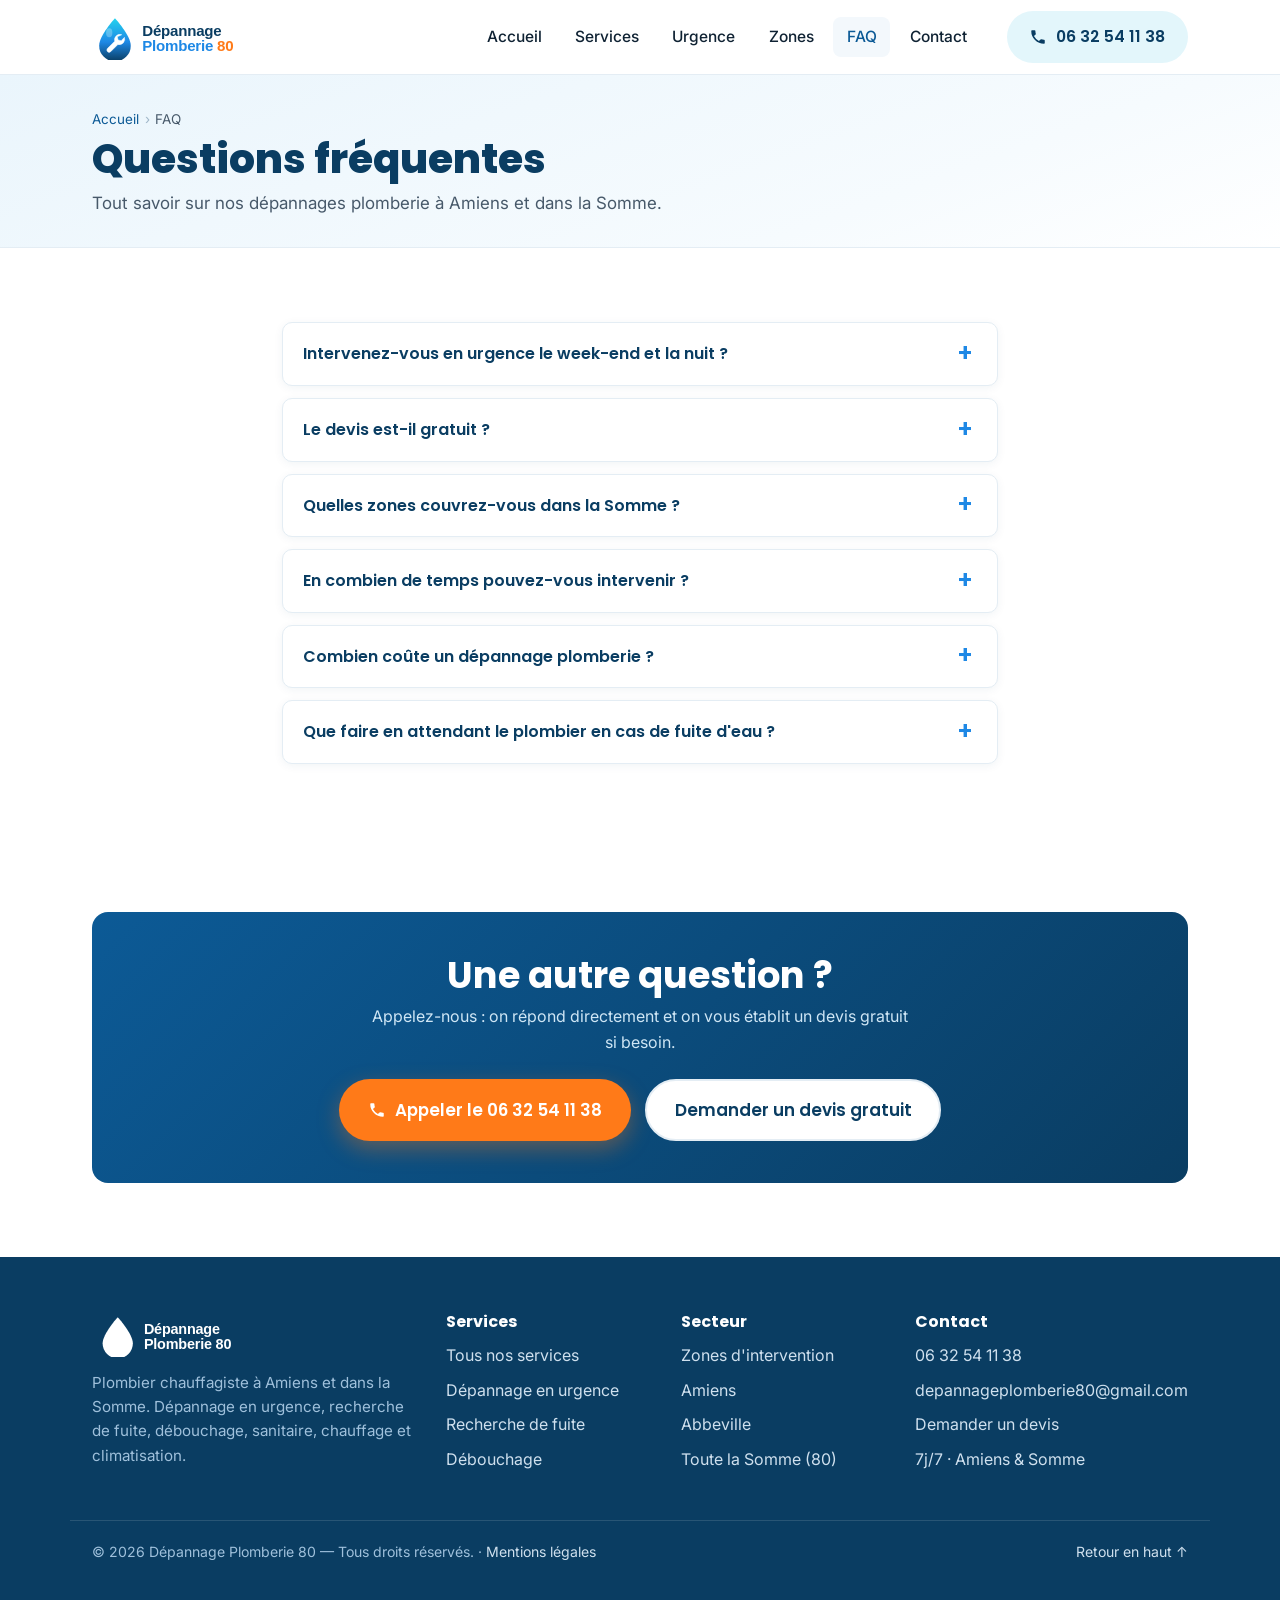
<file: faq.html>
<!DOCTYPE html>
<html lang="fr">
<head>
  <meta charset="UTF-8" />
  <meta name="viewport" content="width=device-width, initial-scale=1.0" />
  <meta name="theme-color" content="#0a3d62" />
  <title>Questions fréquentes — Dépannage Plomberie 80</title>
  <meta name="description" content="Délais, tarifs, zones, urgences week-end : toutes les réponses sur nos dépannages plomberie à Amiens et dans la Somme." />
  <meta name="robots" content="noindex, nofollow" />
  <meta name="author" content="Dépannage Plomberie 80" />
  <link rel="canonical" href="https://www.depannage-plomberie-80.fr/faq.html" />
  <meta property="og:type" content="website" />
  <meta property="og:locale" content="fr_FR" />
  <meta property="og:site_name" content="Dépannage Plomberie 80" />
  <meta property="og:title" content="Questions fréquentes — Dépannage Plomberie 80" />
  <meta property="og:description" content="Délais, tarifs, zones, urgences week-end : toutes les réponses sur nos dépannages plomberie à Amiens et dans la Somme." />
  <meta property="og:url" content="https://www.depannage-plomberie-80.fr/faq.html" />
  <meta property="og:image" content="https://www.depannage-plomberie-80.fr/assets/og-cover.jpg" />
  <meta name="twitter:card" content="summary_large_image" />
  <meta name="twitter:title" content="Questions fréquentes — Dépannage Plomberie 80" />
  <meta name="twitter:description" content="Délais, tarifs, zones, urgences week-end : toutes les réponses sur nos dépannages plomberie à Amiens et dans la Somme." />
  <meta name="twitter:image" content="https://www.depannage-plomberie-80.fr/assets/og-cover.jpg" />
  <link rel="icon" type="image/svg+xml" href="favicon.svg" />
  <link rel="apple-touch-icon" href="assets/logo-mark.svg" />
  <link rel="manifest" href="site.webmanifest" />
  <link rel="preconnect" href="https://fonts.googleapis.com" />
  <link rel="preconnect" href="https://fonts.gstatic.com" crossorigin />
  <link rel="preload" as="style" href="https://fonts.googleapis.com/css2?family=Inter:wght@400;500;600&family=Poppins:wght@600;700;800&display=swap" />
  <link href="https://fonts.googleapis.com/css2?family=Inter:wght@400;500;600&family=Poppins:wght@600;700;800&display=swap" rel="stylesheet" />
  <link rel="stylesheet" href="styles.css" />
  <script type="application/ld+json">{"@context":"https://schema.org","@type":"Plumber","name":"Dépannage Plomberie 80","legalName":"Imad Hemani","image":"https://www.depannage-plomberie-80.fr/assets/og-cover.jpg","url":"https://www.depannage-plomberie-80.fr/","telephone":"+33-6-32-54-11-38","email":"depannageplomberie80@gmail.com","priceRange":"€€","identifier":{"@type":"PropertyValue","propertyID":"SIRET","value":"79353940400020"},"description":"Plombier chauffagiste à Amiens et dans la Somme. Dépannage en urgence 7j/7, recherche de fuite, débouchage de canalisation, installation sanitaire, chauffage et climatisation.","address":{"@type":"PostalAddress","addressLocality":"Amiens","postalCode":"80000","addressRegion":"Hauts-de-France","addressCountry":"FR"},"areaServed":[{"@type":"City","name":"Amiens"},{"@type":"AdministrativeArea","name":"Somme (80)"}],"geo":{"@type":"GeoCoordinates","latitude":49.8941,"longitude":2.2958},"openingHoursSpecification":[{"@type":"OpeningHoursSpecification","dayOfWeek":["Monday","Tuesday","Wednesday","Thursday","Friday","Saturday","Sunday"],"opens":"00:00","closes":"23:59"}],"makesOffer":[{"@type":"Offer","itemOffered":{"@type":"Service","name":"Dépannage plomberie en urgence"}},{"@type":"Offer","itemOffered":{"@type":"Service","name":"Recherche de fuite"}},{"@type":"Offer","itemOffered":{"@type":"Service","name":"Débouchage de canalisation"}},{"@type":"Offer","itemOffered":{"@type":"Service","name":"Installation sanitaire"}},{"@type":"Offer","itemOffered":{"@type":"Service","name":"Chauffage"}},{"@type":"Offer","itemOffered":{"@type":"Service","name":"Climatisation"}}]}</script>
  <script type="application/ld+json">{"@context":"https://schema.org","@type":"FAQPage","mainEntity":[{"@type":"Question","name":"Intervenez-vous en urgence le week-end et la nuit ?","acceptedAnswer":{"@type":"Answer","text":"Oui. Nous assurons un service de dépannage plomberie 7j/7, y compris les soirs et week-ends, pour les fuites d'eau, dégâts des eaux et canalisations bouchées dans Amiens et la Somme."}},{"@type":"Question","name":"Le devis est-il gratuit ?","acceptedAnswer":{"@type":"Answer","text":"Oui, l'établissement du devis est gratuit et sans engagement. Nous vous communiquons le prix avant toute intervention."}},{"@type":"Question","name":"Quelles zones couvrez-vous dans la Somme ?","acceptedAnswer":{"@type":"Answer","text":"Nous intervenons à Amiens et dans tout le département de la Somme (80) : Abbeville, Albert, Doullens, Corbie, Péronne, Montdidier, Roye, ainsi que les communes alentours."}},{"@type":"Question","name":"En combien de temps pouvez-vous intervenir ?","acceptedAnswer":{"@type":"Answer","text":"Pour une urgence dans le secteur d'Amiens, nous nous efforçons d'intervenir dans l'heure. Le délai dépend de votre localisation et de la nature du dépannage."}},{"@type":"Question","name":"Combien coûte un dépannage plomberie ?","acceptedAnswer":{"@type":"Answer","text":"Le tarif dépend de la nature de l'intervention (recherche de fuite, débouchage, remplacement de pièce, dépannage chauffage). Nous établissons systématiquement un devis gratuit et détaillé, validé avec vous avant de commencer les travaux."}},{"@type":"Question","name":"Que faire en attendant le plombier en cas de fuite d'eau ?","acceptedAnswer":{"@type":"Answer","text":"Coupez l'arrivée d'eau au robinet général et, si la fuite est proche d'une prise ou d'un tableau électrique, coupez l'électricité de la zone concernée. Épongez l'eau, dégagez l'accès, puis appelez-nous : nous vous guidons par téléphone jusqu'à notre arrivée."}}]}</script>
  <script type="application/ld+json">{"@context":"https://schema.org","@type":"BreadcrumbList","itemListElement":[{"@type":"ListItem","position":1,"name":"Accueil","item":"https://www.depannage-plomberie-80.fr/index.html"},{"@type":"ListItem","position":2,"name":"FAQ","item":"https://www.depannage-plomberie-80.fr/faq.html"}]}</script>
</head>
<body>
  <a class="skip-link" href="#contenu">Aller au contenu</a>
  <header class="site-header" id="top">
    <div class="container header-inner">
      <a class="brand" href="index.html" aria-label="Dépannage Plomberie 80, accueil">
        <img src="assets/logo.svg" alt="Dépannage Plomberie 80" width="200" height="46" />
      </a>
      <nav class="nav" aria-label="Navigation principale">
        <button class="nav-toggle" id="nav-toggle" aria-label="Ouvrir le menu" aria-expanded="false" aria-controls="nav-menu">
          <span></span><span></span><span></span>
        </button>
        <ul class="nav-menu" id="nav-menu">
          <li><a href="index.html">Accueil</a></li>
          <li><a href="services.html">Services</a></li>
          <li><a href="urgence.html">Urgence</a></li>
          <li><a href="zones.html">Zones</a></li>
          <li><a href="faq.html" aria-current="page">FAQ</a></li>
          <li><a href="contact.html">Contact</a></li>
        </ul>
      </nav>
      <a href="tel:+33632541138" class="btn btn-phone header-cta">
        <svg viewBox="0 0 24 24" width="18" height="18" aria-hidden="true"><path fill="currentColor" d="M6.6 10.8a15.6 15.6 0 0 0 6.6 6.6l2.2-2.2a1 1 0 0 1 1-.25 11.4 11.4 0 0 0 3.6.57 1 1 0 0 1 1 1V20a1 1 0 0 1-1 1A17 17 0 0 1 3 4a1 1 0 0 1 1-1h3.5a1 1 0 0 1 1 1 11.4 11.4 0 0 0 .57 3.6 1 1 0 0 1-.25 1z"/></svg>
        <span>06 32 54 11 38</span>
      </a>
    </div>
  </header>

  <main id="contenu">
    <section class="page-hero">
      <div class="container">
        <nav class="breadcrumb" aria-label="Fil d'Ariane"><ol><li><a href="index.html">Accueil</a></li><li aria-current="page">FAQ</li></ol></nav>
        <h1>Questions fréquentes</h1>
        <p>Tout savoir sur nos dépannages plomberie à Amiens et dans la Somme.</p>
      </div>
    </section>
    <section class="section">
      <div class="container narrow">
        <div class="faq">
          <details><summary>Intervenez-vous en urgence le week-end et la nuit ?</summary><p>Oui. Nous assurons un service de dépannage plomberie 7j/7, y compris les soirs et week-ends, pour les fuites d'eau, dégâts des eaux et canalisations bouchées dans Amiens et la Somme.</p></details>
          <details><summary>Le devis est-il gratuit ?</summary><p>Oui, l'établissement du devis est gratuit et sans engagement. Nous vous communiquons le prix avant toute intervention.</p></details>
          <details><summary>Quelles zones couvrez-vous dans la Somme ?</summary><p>Nous intervenons à Amiens et dans tout le département de la Somme (80) : Abbeville, Albert, Doullens, Corbie, Péronne, Montdidier, Roye, ainsi que les communes alentours.</p></details>
          <details><summary>En combien de temps pouvez-vous intervenir ?</summary><p>Pour une urgence dans le secteur d'Amiens, nous nous efforçons d'intervenir dans l'heure. Le délai dépend de votre localisation et de la nature du dépannage.</p></details>
          <details><summary>Combien coûte un dépannage plomberie ?</summary><p>Le tarif dépend de la nature de l'intervention (recherche de fuite, débouchage, remplacement de pièce, dépannage chauffage). Nous établissons systématiquement un devis gratuit et détaillé, validé avec vous avant de commencer les travaux.</p></details>
          <details><summary>Que faire en attendant le plombier en cas de fuite d'eau ?</summary><p>Coupez l'arrivée d'eau au robinet général et, si la fuite est proche d'une prise ou d'un tableau électrique, coupez l'électricité de la zone concernée. Épongez l'eau, dégagez l'accès, puis appelez-nous : nous vous guidons par téléphone jusqu'à notre arrivée.</p></details>
        </div>
      </div>
    </section>

    <section class="section">
      <div class="container">
        <div class="cta-band">
          <h2>Une autre question&nbsp;?</h2>
          <p>Appelez-nous : on répond directement et on vous établit un devis gratuit si besoin.</p>
          <div class="cta-actions">
            <a href="tel:+33632541138" class="btn btn-accent btn-lg"><svg viewBox="0 0 24 24" width="18" height="18" aria-hidden="true"><path fill="currentColor" d="M6.6 10.8a15.6 15.6 0 0 0 6.6 6.6l2.2-2.2a1 1 0 0 1 1-.25 11.4 11.4 0 0 0 3.6.57 1 1 0 0 1 1 1V20a1 1 0 0 1-1 1A17 17 0 0 1 3 4a1 1 0 0 1 1-1h3.5a1 1 0 0 1 1 1 11.4 11.4 0 0 0 .57 3.6 1 1 0 0 1-.25 1z"/></svg> Appeler le 06 32 54 11 38</a>
            <a href="contact.html" class="btn btn-outline btn-lg">Demander un devis gratuit</a>
          </div>
        </div>
      </div>
    </section>
  </main>
  <footer class="site-footer">
    <div class="container footer-grid">
      <div class="footer-brand">
        <img src="assets/logo.svg" alt="Dépannage Plomberie 80" width="200" height="46" />
        <p>Plombier chauffagiste à Amiens et dans la Somme. Dépannage en urgence, recherche de fuite, débouchage, sanitaire, chauffage et climatisation.</p>
      </div>
      <nav class="footer-col" aria-label="Liens services">
        <h3>Services</h3>
        <ul>
          <li><a href="services.html">Tous nos services</a></li>
          <li><a href="urgence.html">Dépannage en urgence</a></li>
          <li><a href="services.html">Recherche de fuite</a></li>
          <li><a href="services.html">Débouchage</a></li>
        </ul>
      </nav>
      <nav class="footer-col" aria-label="Liens secteur">
        <h3>Secteur</h3>
        <ul>
          <li><a href="zones.html">Zones d'intervention</a></li>
          <li><a href="zones.html">Amiens</a></li>
          <li><a href="zones.html">Abbeville</a></li>
          <li><a href="zones.html">Toute la Somme (80)</a></li>
        </ul>
      </nav>
      <div class="footer-col">
        <h3>Contact</h3>
        <ul>
          <li><a href="tel:+33632541138">06 32 54 11 38</a></li>
          <li><a href="mailto:depannageplomberie80@gmail.com">depannageplomberie80@gmail.com</a></li>
          <li><a href="contact.html">Demander un devis</a></li>
          <li>7j/7 · Amiens &amp; Somme</li>
        </ul>
      </div>
    </div>
    <div class="container footer-bottom">
      <p>© <span id="year">2026</span> Dépannage Plomberie 80 — Tous droits réservés. · <a href="mentions-legales.html">Mentions légales</a></p>
      <p><a href="#top">Retour en haut ↑</a></p>
    </div>
  </footer>

  <a href="tel:+33632541138" class="fab-call" aria-label="Appeler le plombier">
    <svg viewBox="0 0 24 24" width="24" height="24" aria-hidden="true"><path fill="currentColor" d="M6.6 10.8a15.6 15.6 0 0 0 6.6 6.6l2.2-2.2a1 1 0 0 1 1-.25 11.4 11.4 0 0 0 3.6.57 1 1 0 0 1 1 1V20a1 1 0 0 1-1 1A17 17 0 0 1 3 4a1 1 0 0 1 1-1h3.5a1 1 0 0 1 1 1 11.4 11.4 0 0 0 .57 3.6 1 1 0 0 1-.25 1z"/></svg>
  </a>

  <script src="script.js" defer></script>
</body>
</html>
</file>
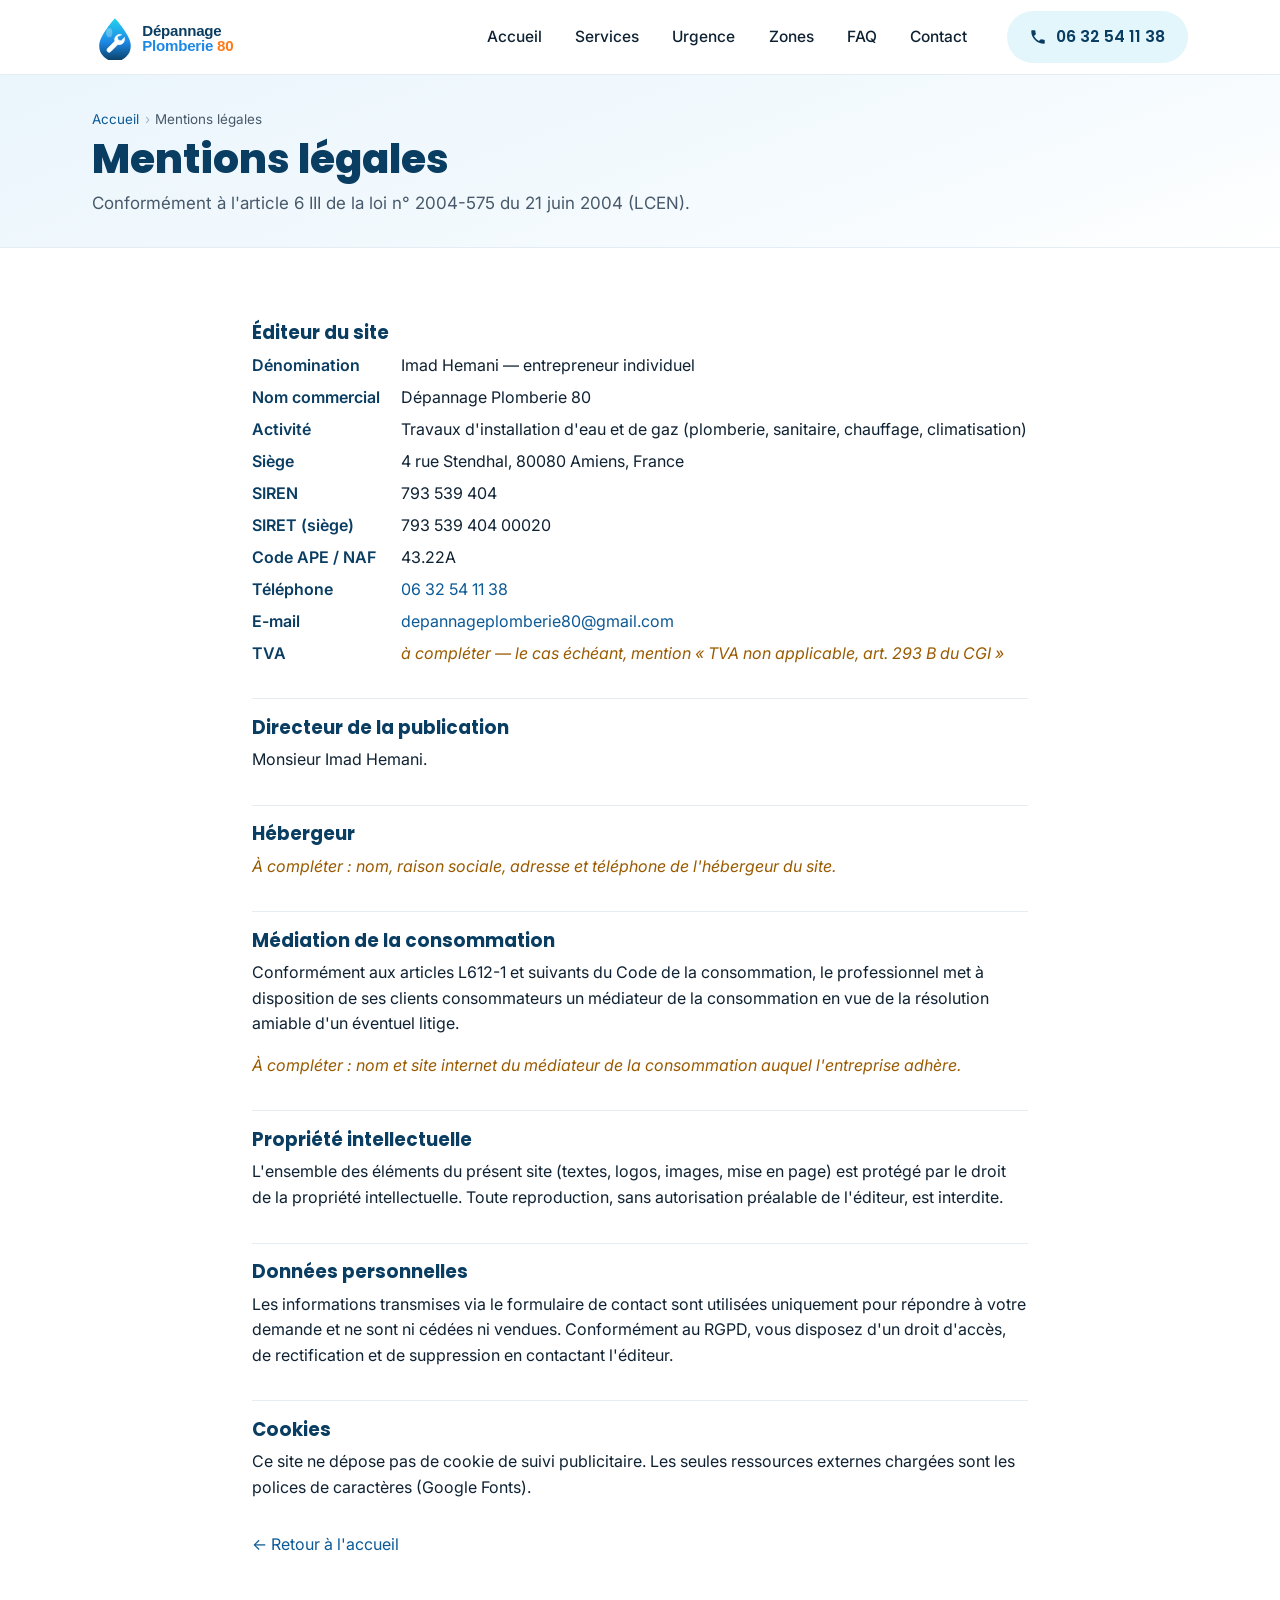
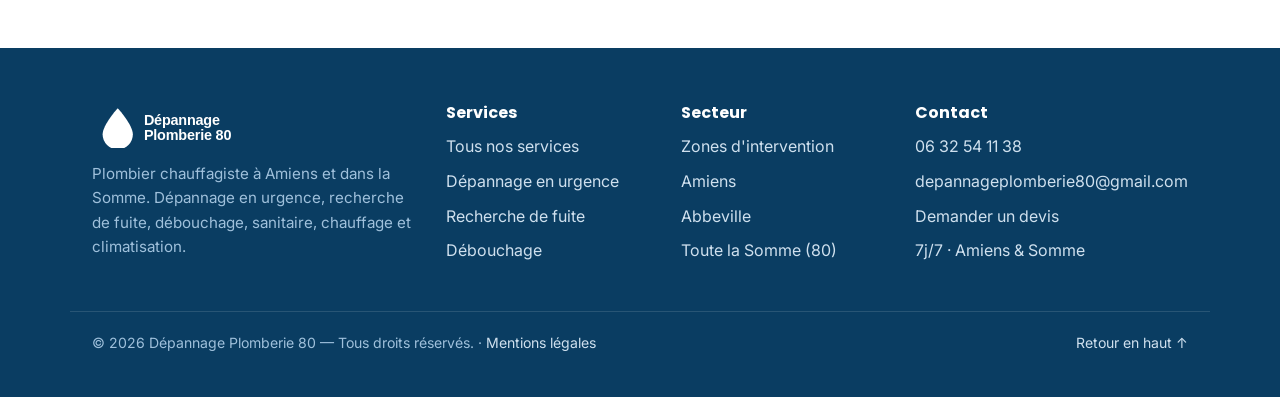
<file: mentions-legales.html>
<!DOCTYPE html>
<html lang="fr">
<head>
  <meta charset="UTF-8" />
  <meta name="viewport" content="width=device-width, initial-scale=1.0" />
  <meta name="theme-color" content="#0a3d62" />
  <title>Mentions légales — Dépannage Plomberie 80</title>
  <meta name="description" content="Mentions légales du site Dépannage Plomberie 80, plombier à Amiens et dans la Somme (80)." />
  <meta name="robots" content="noindex, nofollow" />
  <meta name="author" content="Dépannage Plomberie 80" />
  <link rel="canonical" href="https://www.depannage-plomberie-80.fr/mentions-legales.html" />
  <meta property="og:type" content="website" />
  <meta property="og:locale" content="fr_FR" />
  <meta property="og:site_name" content="Dépannage Plomberie 80" />
  <meta property="og:title" content="Mentions légales — Dépannage Plomberie 80" />
  <meta property="og:description" content="Mentions légales du site Dépannage Plomberie 80, plombier à Amiens et dans la Somme (80)." />
  <meta property="og:url" content="https://www.depannage-plomberie-80.fr/mentions-legales.html" />
  <meta property="og:image" content="https://www.depannage-plomberie-80.fr/assets/og-cover.jpg" />
  <meta name="twitter:card" content="summary_large_image" />
  <meta name="twitter:title" content="Mentions légales — Dépannage Plomberie 80" />
  <meta name="twitter:description" content="Mentions légales du site Dépannage Plomberie 80, plombier à Amiens et dans la Somme (80)." />
  <meta name="twitter:image" content="https://www.depannage-plomberie-80.fr/assets/og-cover.jpg" />
  <link rel="icon" type="image/svg+xml" href="favicon.svg" />
  <link rel="apple-touch-icon" href="assets/logo-mark.svg" />
  <link rel="manifest" href="site.webmanifest" />
  <link rel="preconnect" href="https://fonts.googleapis.com" />
  <link rel="preconnect" href="https://fonts.gstatic.com" crossorigin />
  <link rel="preload" as="style" href="https://fonts.googleapis.com/css2?family=Inter:wght@400;500;600&family=Poppins:wght@600;700;800&display=swap" />
  <link href="https://fonts.googleapis.com/css2?family=Inter:wght@400;500;600&family=Poppins:wght@600;700;800&display=swap" rel="stylesheet" />
  <link rel="stylesheet" href="styles.css" />
  <script type="application/ld+json">{"@context":"https://schema.org","@type":"Plumber","name":"Dépannage Plomberie 80","legalName":"Imad Hemani","image":"https://www.depannage-plomberie-80.fr/assets/og-cover.jpg","url":"https://www.depannage-plomberie-80.fr/","telephone":"+33-6-32-54-11-38","email":"depannageplomberie80@gmail.com","priceRange":"€€","identifier":{"@type":"PropertyValue","propertyID":"SIRET","value":"79353940400020"},"description":"Plombier chauffagiste à Amiens et dans la Somme. Dépannage en urgence 7j/7, recherche de fuite, débouchage de canalisation, installation sanitaire, chauffage et climatisation.","address":{"@type":"PostalAddress","addressLocality":"Amiens","postalCode":"80000","addressRegion":"Hauts-de-France","addressCountry":"FR"},"areaServed":[{"@type":"City","name":"Amiens"},{"@type":"AdministrativeArea","name":"Somme (80)"}],"geo":{"@type":"GeoCoordinates","latitude":49.8941,"longitude":2.2958},"openingHoursSpecification":[{"@type":"OpeningHoursSpecification","dayOfWeek":["Monday","Tuesday","Wednesday","Thursday","Friday","Saturday","Sunday"],"opens":"00:00","closes":"23:59"}],"makesOffer":[{"@type":"Offer","itemOffered":{"@type":"Service","name":"Dépannage plomberie en urgence"}},{"@type":"Offer","itemOffered":{"@type":"Service","name":"Recherche de fuite"}},{"@type":"Offer","itemOffered":{"@type":"Service","name":"Débouchage de canalisation"}},{"@type":"Offer","itemOffered":{"@type":"Service","name":"Installation sanitaire"}},{"@type":"Offer","itemOffered":{"@type":"Service","name":"Chauffage"}},{"@type":"Offer","itemOffered":{"@type":"Service","name":"Climatisation"}}]}</script>
  <script type="application/ld+json">{"@context":"https://schema.org","@type":"BreadcrumbList","itemListElement":[{"@type":"ListItem","position":1,"name":"Accueil","item":"https://www.depannage-plomberie-80.fr/index.html"},{"@type":"ListItem","position":2,"name":"Mentions légales","item":"https://www.depannage-plomberie-80.fr/mentions-legales.html"}]}</script>
</head>
<body>
  <a class="skip-link" href="#contenu">Aller au contenu</a>
  <header class="site-header" id="top">
    <div class="container header-inner">
      <a class="brand" href="index.html" aria-label="Dépannage Plomberie 80, accueil">
        <img src="assets/logo.svg" alt="Dépannage Plomberie 80" width="200" height="46" />
      </a>
      <nav class="nav" aria-label="Navigation principale">
        <button class="nav-toggle" id="nav-toggle" aria-label="Ouvrir le menu" aria-expanded="false" aria-controls="nav-menu">
          <span></span><span></span><span></span>
        </button>
        <ul class="nav-menu" id="nav-menu">
          <li><a href="index.html">Accueil</a></li>
          <li><a href="services.html">Services</a></li>
          <li><a href="urgence.html">Urgence</a></li>
          <li><a href="zones.html">Zones</a></li>
          <li><a href="faq.html">FAQ</a></li>
          <li><a href="contact.html">Contact</a></li>
        </ul>
      </nav>
      <a href="tel:+33632541138" class="btn btn-phone header-cta">
        <svg viewBox="0 0 24 24" width="18" height="18" aria-hidden="true"><path fill="currentColor" d="M6.6 10.8a15.6 15.6 0 0 0 6.6 6.6l2.2-2.2a1 1 0 0 1 1-.25 11.4 11.4 0 0 0 3.6.57 1 1 0 0 1 1 1V20a1 1 0 0 1-1 1A17 17 0 0 1 3 4a1 1 0 0 1 1-1h3.5a1 1 0 0 1 1 1 11.4 11.4 0 0 0 .57 3.6 1 1 0 0 1-.25 1z"/></svg>
        <span>06 32 54 11 38</span>
      </a>
    </div>
  </header>

  <main id="contenu">
    <section class="page-hero">
      <div class="container">
        <nav class="breadcrumb" aria-label="Fil d'Ariane"><ol><li><a href="index.html">Accueil</a></li><li aria-current="page">Mentions légales</li></ol></nav>
        <h1>Mentions légales</h1>
        <p>Conformément à l'article 6 III de la loi n° 2004-575 du 21 juin 2004 (LCEN).</p>
      </div>
    </section>
    <section class="section">
      <div class="container legal">
        <h2 style="border-top:0;margin-top:0;padding-top:0">Éditeur du site</h2>
        <dl>
          <dt>Dénomination</dt><dd>Imad Hemani — entrepreneur individuel</dd>
          <dt>Nom commercial</dt><dd>Dépannage Plomberie 80</dd>
          <dt>Activité</dt><dd>Travaux d'installation d'eau et de gaz (plomberie, sanitaire, chauffage, climatisation)</dd>
          <dt>Siège</dt><dd>4 rue Stendhal, 80080 Amiens, France</dd>
          <dt>SIREN</dt><dd>793 539 404</dd>
          <dt>SIRET (siège)</dt><dd>793 539 404 00020</dd>
          <dt>Code APE / NAF</dt><dd>43.22A</dd>
          <dt>Téléphone</dt><dd><a href="tel:+33632541138">06 32 54 11 38</a></dd>
          <dt>E-mail</dt><dd><a href="mailto:depannageplomberie80@gmail.com">depannageplomberie80@gmail.com</a></dd>
          <dt>TVA</dt><dd class="todo">à compléter — le cas échéant, mention « TVA non applicable, art. 293 B du CGI »</dd>
        </dl>
        <h2>Directeur de la publication</h2>
        <p>Monsieur Imad Hemani.</p>
        <h2>Hébergeur</h2>
        <p class="todo">À compléter : nom, raison sociale, adresse et téléphone de l'hébergeur du site.</p>
        <h2>Médiation de la consommation</h2>
        <p>Conformément aux articles L612-1 et suivants du Code de la consommation, le professionnel met à disposition de ses clients consommateurs un médiateur de la consommation en vue de la résolution amiable d'un éventuel litige.</p>
        <p class="todo">À compléter : nom et site internet du médiateur de la consommation auquel l'entreprise adhère.</p>
        <h2>Propriété intellectuelle</h2>
        <p>L'ensemble des éléments du présent site (textes, logos, images, mise en page) est protégé par le droit de la propriété intellectuelle. Toute reproduction, sans autorisation préalable de l'éditeur, est interdite.</p>
        <h2>Données personnelles</h2>
        <p>Les informations transmises via le formulaire de contact sont utilisées uniquement pour répondre à votre demande et ne sont ni cédées ni vendues. Conformément au RGPD, vous disposez d'un droit d'accès, de rectification et de suppression en contactant l'éditeur.</p>
        <h2>Cookies</h2>
        <p>Ce site ne dépose pas de cookie de suivi publicitaire. Les seules ressources externes chargées sont les polices de caractères (Google Fonts).</p>
        <p style="margin-top:2rem"><a href="index.html">← Retour à l'accueil</a></p>
      </div>
    </section>
  </main>
  <footer class="site-footer">
    <div class="container footer-grid">
      <div class="footer-brand">
        <img src="assets/logo.svg" alt="Dépannage Plomberie 80" width="200" height="46" />
        <p>Plombier chauffagiste à Amiens et dans la Somme. Dépannage en urgence, recherche de fuite, débouchage, sanitaire, chauffage et climatisation.</p>
      </div>
      <nav class="footer-col" aria-label="Liens services">
        <h3>Services</h3>
        <ul>
          <li><a href="services.html">Tous nos services</a></li>
          <li><a href="urgence.html">Dépannage en urgence</a></li>
          <li><a href="services.html">Recherche de fuite</a></li>
          <li><a href="services.html">Débouchage</a></li>
        </ul>
      </nav>
      <nav class="footer-col" aria-label="Liens secteur">
        <h3>Secteur</h3>
        <ul>
          <li><a href="zones.html">Zones d'intervention</a></li>
          <li><a href="zones.html">Amiens</a></li>
          <li><a href="zones.html">Abbeville</a></li>
          <li><a href="zones.html">Toute la Somme (80)</a></li>
        </ul>
      </nav>
      <div class="footer-col">
        <h3>Contact</h3>
        <ul>
          <li><a href="tel:+33632541138">06 32 54 11 38</a></li>
          <li><a href="mailto:depannageplomberie80@gmail.com">depannageplomberie80@gmail.com</a></li>
          <li><a href="contact.html">Demander un devis</a></li>
          <li>7j/7 · Amiens &amp; Somme</li>
        </ul>
      </div>
    </div>
    <div class="container footer-bottom">
      <p>© <span id="year">2026</span> Dépannage Plomberie 80 — Tous droits réservés. · <a href="mentions-legales.html">Mentions légales</a></p>
      <p><a href="#top">Retour en haut ↑</a></p>
    </div>
  </footer>

  <a href="tel:+33632541138" class="fab-call" aria-label="Appeler le plombier">
    <svg viewBox="0 0 24 24" width="24" height="24" aria-hidden="true"><path fill="currentColor" d="M6.6 10.8a15.6 15.6 0 0 0 6.6 6.6l2.2-2.2a1 1 0 0 1 1-.25 11.4 11.4 0 0 0 3.6.57 1 1 0 0 1 1 1V20a1 1 0 0 1-1 1A17 17 0 0 1 3 4a1 1 0 0 1 1-1h3.5a1 1 0 0 1 1 1 11.4 11.4 0 0 0 .57 3.6 1 1 0 0 1-.25 1z"/></svg>
  </a>

  <script src="script.js" defer></script>
</body>
</html>
</file>
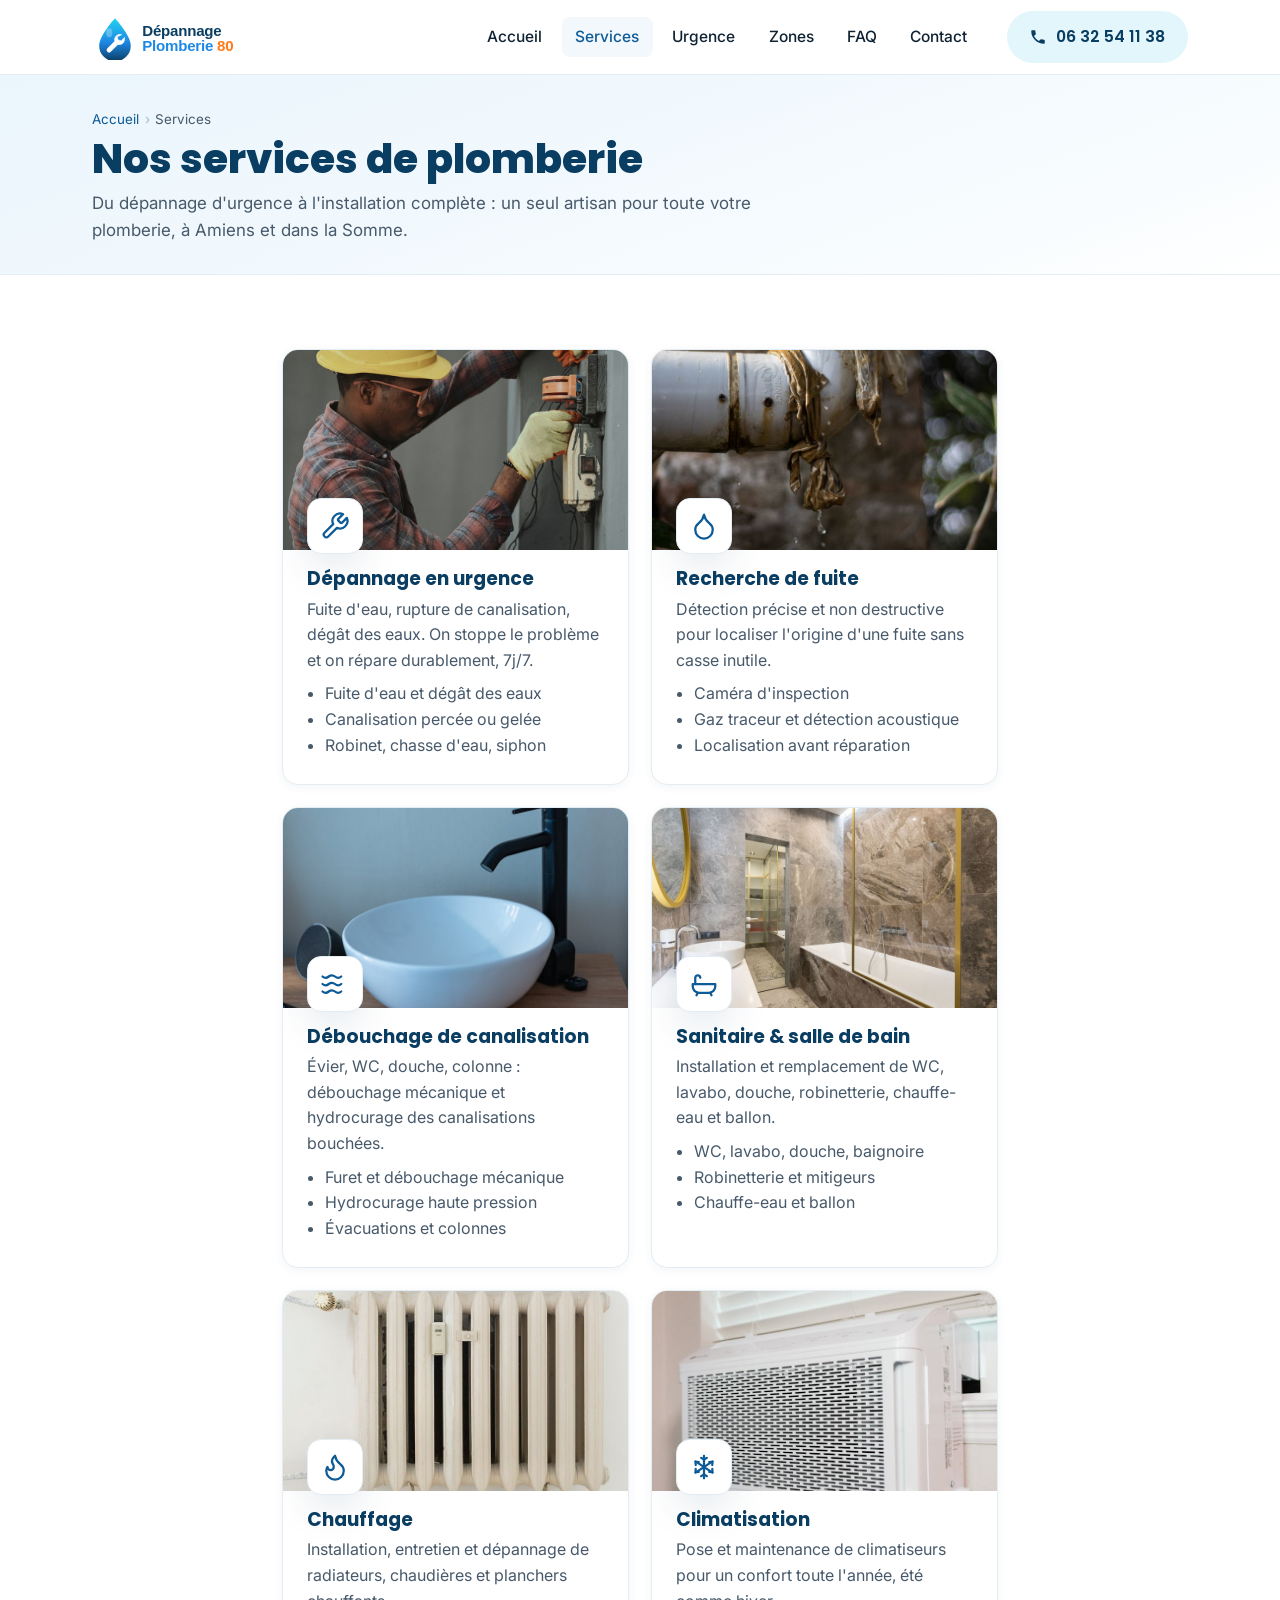
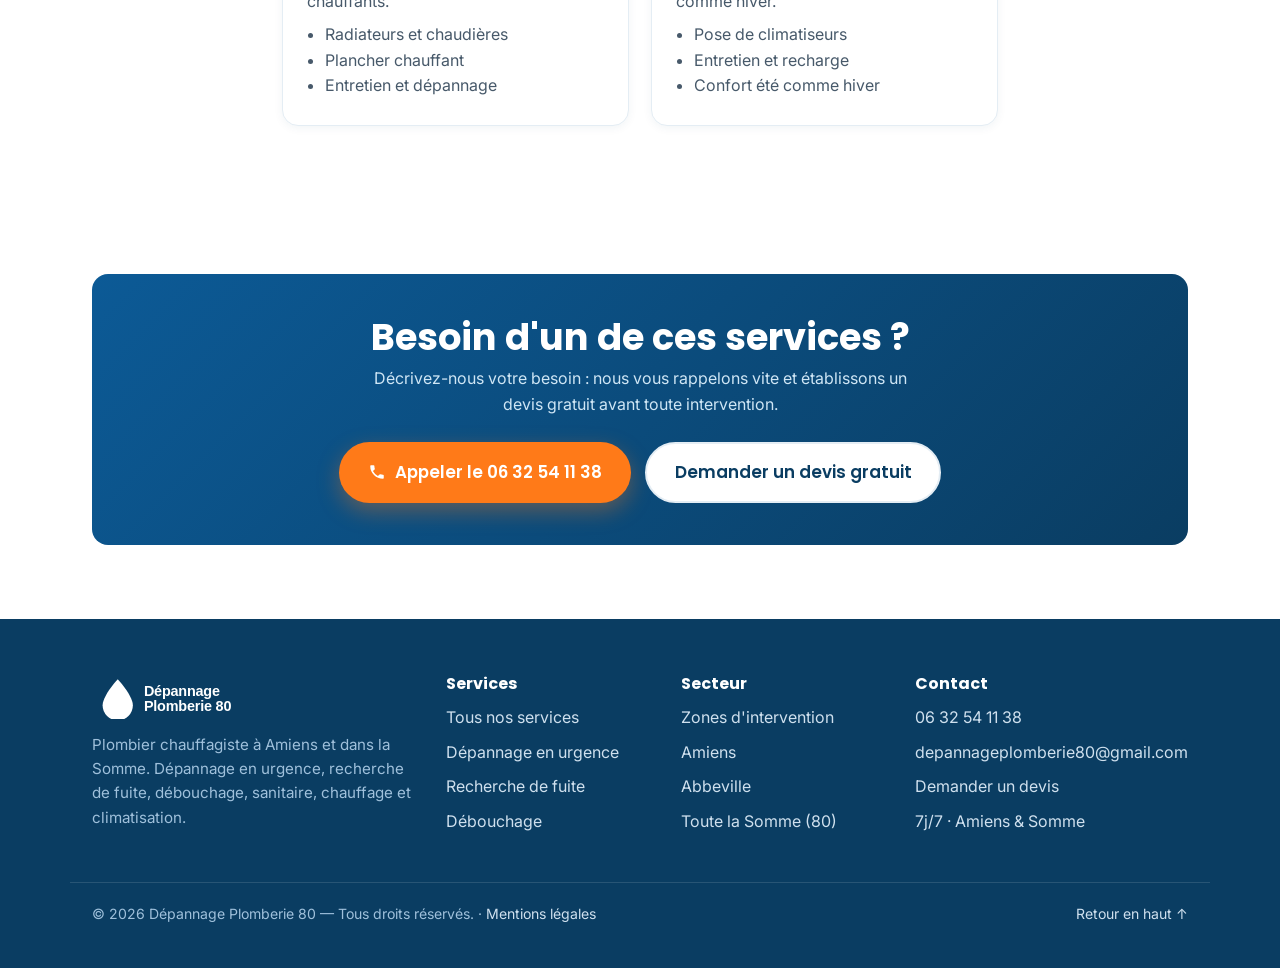
<file: services.html>
<!DOCTYPE html>
<html lang="fr">
<head>
  <meta charset="UTF-8" />
  <meta name="viewport" content="width=device-width, initial-scale=1.0" />
  <meta name="theme-color" content="#0a3d62" />
  <title>Nos services de plomberie — Dépannage Plomberie 80 (Amiens & Somme)</title>
  <meta name="description" content="Dépannage, recherche de fuite, débouchage, sanitaire, chauffage et climatisation à Amiens et dans la Somme (80). Artisan plombier chauffagiste, devis gratuit." />
  <meta name="robots" content="noindex, nofollow" />
  <meta name="author" content="Dépannage Plomberie 80" />
  <link rel="canonical" href="https://www.depannage-plomberie-80.fr/services.html" />
  <meta property="og:type" content="website" />
  <meta property="og:locale" content="fr_FR" />
  <meta property="og:site_name" content="Dépannage Plomberie 80" />
  <meta property="og:title" content="Nos services de plomberie — Dépannage Plomberie 80 (Amiens & Somme)" />
  <meta property="og:description" content="Dépannage, recherche de fuite, débouchage, sanitaire, chauffage et climatisation à Amiens et dans la Somme (80). Artisan plombier chauffagiste, devis gratuit." />
  <meta property="og:url" content="https://www.depannage-plomberie-80.fr/services.html" />
  <meta property="og:image" content="https://www.depannage-plomberie-80.fr/assets/og-cover.jpg" />
  <meta name="twitter:card" content="summary_large_image" />
  <meta name="twitter:title" content="Nos services de plomberie — Dépannage Plomberie 80 (Amiens & Somme)" />
  <meta name="twitter:description" content="Dépannage, recherche de fuite, débouchage, sanitaire, chauffage et climatisation à Amiens et dans la Somme (80). Artisan plombier chauffagiste, devis gratuit." />
  <meta name="twitter:image" content="https://www.depannage-plomberie-80.fr/assets/og-cover.jpg" />
  <link rel="icon" type="image/svg+xml" href="favicon.svg" />
  <link rel="apple-touch-icon" href="assets/logo-mark.svg" />
  <link rel="manifest" href="site.webmanifest" />
  <link rel="preconnect" href="https://fonts.googleapis.com" />
  <link rel="preconnect" href="https://fonts.gstatic.com" crossorigin />
  <link rel="preload" as="style" href="https://fonts.googleapis.com/css2?family=Inter:wght@400;500;600&family=Poppins:wght@600;700;800&display=swap" />
  <link href="https://fonts.googleapis.com/css2?family=Inter:wght@400;500;600&family=Poppins:wght@600;700;800&display=swap" rel="stylesheet" />
  <link rel="stylesheet" href="styles.css" />
  <script type="application/ld+json">{"@context":"https://schema.org","@type":"Plumber","name":"Dépannage Plomberie 80","legalName":"Imad Hemani","image":"https://www.depannage-plomberie-80.fr/assets/og-cover.jpg","url":"https://www.depannage-plomberie-80.fr/","telephone":"+33-6-32-54-11-38","email":"depannageplomberie80@gmail.com","priceRange":"€€","identifier":{"@type":"PropertyValue","propertyID":"SIRET","value":"79353940400020"},"description":"Plombier chauffagiste à Amiens et dans la Somme. Dépannage en urgence 7j/7, recherche de fuite, débouchage de canalisation, installation sanitaire, chauffage et climatisation.","address":{"@type":"PostalAddress","addressLocality":"Amiens","postalCode":"80000","addressRegion":"Hauts-de-France","addressCountry":"FR"},"areaServed":[{"@type":"City","name":"Amiens"},{"@type":"AdministrativeArea","name":"Somme (80)"}],"geo":{"@type":"GeoCoordinates","latitude":49.8941,"longitude":2.2958},"openingHoursSpecification":[{"@type":"OpeningHoursSpecification","dayOfWeek":["Monday","Tuesday","Wednesday","Thursday","Friday","Saturday","Sunday"],"opens":"00:00","closes":"23:59"}],"makesOffer":[{"@type":"Offer","itemOffered":{"@type":"Service","name":"Dépannage plomberie en urgence"}},{"@type":"Offer","itemOffered":{"@type":"Service","name":"Recherche de fuite"}},{"@type":"Offer","itemOffered":{"@type":"Service","name":"Débouchage de canalisation"}},{"@type":"Offer","itemOffered":{"@type":"Service","name":"Installation sanitaire"}},{"@type":"Offer","itemOffered":{"@type":"Service","name":"Chauffage"}},{"@type":"Offer","itemOffered":{"@type":"Service","name":"Climatisation"}}]}</script>
  <script type="application/ld+json">{"@context":"https://schema.org","@type":"BreadcrumbList","itemListElement":[{"@type":"ListItem","position":1,"name":"Accueil","item":"https://www.depannage-plomberie-80.fr/index.html"},{"@type":"ListItem","position":2,"name":"Services","item":"https://www.depannage-plomberie-80.fr/services.html"}]}</script>
</head>
<body>
  <a class="skip-link" href="#contenu">Aller au contenu</a>
  <header class="site-header" id="top">
    <div class="container header-inner">
      <a class="brand" href="index.html" aria-label="Dépannage Plomberie 80, accueil">
        <img src="assets/logo.svg" alt="Dépannage Plomberie 80" width="200" height="46" />
      </a>
      <nav class="nav" aria-label="Navigation principale">
        <button class="nav-toggle" id="nav-toggle" aria-label="Ouvrir le menu" aria-expanded="false" aria-controls="nav-menu">
          <span></span><span></span><span></span>
        </button>
        <ul class="nav-menu" id="nav-menu">
          <li><a href="index.html">Accueil</a></li>
          <li><a href="services.html" aria-current="page">Services</a></li>
          <li><a href="urgence.html">Urgence</a></li>
          <li><a href="zones.html">Zones</a></li>
          <li><a href="faq.html">FAQ</a></li>
          <li><a href="contact.html">Contact</a></li>
        </ul>
      </nav>
      <a href="tel:+33632541138" class="btn btn-phone header-cta">
        <svg viewBox="0 0 24 24" width="18" height="18" aria-hidden="true"><path fill="currentColor" d="M6.6 10.8a15.6 15.6 0 0 0 6.6 6.6l2.2-2.2a1 1 0 0 1 1-.25 11.4 11.4 0 0 0 3.6.57 1 1 0 0 1 1 1V20a1 1 0 0 1-1 1A17 17 0 0 1 3 4a1 1 0 0 1 1-1h3.5a1 1 0 0 1 1 1 11.4 11.4 0 0 0 .57 3.6 1 1 0 0 1-.25 1z"/></svg>
        <span>06 32 54 11 38</span>
      </a>
    </div>
  </header>

  <main id="contenu">
    <section class="page-hero">
      <div class="container">
        <nav class="breadcrumb" aria-label="Fil d'Ariane"><ol><li><a href="index.html">Accueil</a></li><li aria-current="page">Services</li></ol></nav>
        <h1>Nos services de plomberie</h1>
        <p>Du dépannage d'urgence à l'installation complète : un seul artisan pour toute votre plomberie, à Amiens et dans la Somme.</p>
      </div>
    </section>
    <section class="section">
      <div class="container narrow">
        <div class="svc-list">
          <article class="svc"><figure class="svc-media"><img src="assets/atouts-plombier.jpg" alt="Artisan en intervention de dépannage" width="700" height="470" loading="lazy" /></figure><div class="svc-body"><div class="card-ico"><svg class="ico" viewBox="0 0 24 24" fill="none" stroke="currentColor" stroke-width="1.8" stroke-linecap="round" stroke-linejoin="round" aria-hidden="true"><path d="M14.7 6.3a1 1 0 0 0 0 1.4l1.6 1.6a1 1 0 0 0 1.4 0l3.77-3.77a6 6 0 0 1-7.94 7.94l-6.91 6.91a2.12 2.12 0 0 1-3-3l6.91-6.91a6 6 0 0 1 7.94-7.94l-3.76 3.76z"/></svg></div><h3>Dépannage en urgence</h3><p>Fuite d'eau, rupture de canalisation, dégât des eaux. On stoppe le problème et on répare durablement, 7j/7.</p><ul><li>Fuite d'eau et dégât des eaux</li><li>Canalisation percée ou gelée</li><li>Robinet, chasse d'eau, siphon</li></ul></div></article>
          <article class="svc"><figure class="svc-media"><img src="assets/svc-fuite.jpg" alt="Canalisation qui fuit avec écoulement d'eau" width="700" height="470" loading="lazy" /></figure><div class="svc-body"><div class="card-ico"><svg class="ico" viewBox="0 0 24 24" fill="none" stroke="currentColor" stroke-width="1.8" stroke-linecap="round" stroke-linejoin="round" aria-hidden="true"><path d="M12 22a7 7 0 0 0 7-7c0-2-1-3.9-3-5.5s-3.5-4-4-6.5c-.5 2.5-2 4.9-4 6.5C6 11.1 5 13 5 15a7 7 0 0 0 7 7z"/></svg></div><h3>Recherche de fuite</h3><p>Détection précise et non destructive pour localiser l'origine d'une fuite sans casse inutile.</p><ul><li>Caméra d'inspection</li><li>Gaz traceur et détection acoustique</li><li>Localisation avant réparation</li></ul></div></article>
          <article class="svc"><figure class="svc-media"><img src="assets/svc-debouchage.jpg" alt="Lavabo et robinetterie" width="700" height="470" loading="lazy" /></figure><div class="svc-body"><div class="card-ico"><svg class="ico" viewBox="0 0 24 24" fill="none" stroke="currentColor" stroke-width="1.8" stroke-linecap="round" stroke-linejoin="round" aria-hidden="true"><path d="M2 6c.6.5 1.4 1 2.5 1C7 7 7 5 9.5 5c2.6 0 2.4 2 5 2 1.1 0 1.9-.5 2.5-1"/><path d="M2 12c.6.5 1.4 1 2.5 1C7 13 7 11 9.5 11c2.6 0 2.4 2 5 2 1.1 0 1.9-.5 2.5-1"/><path d="M2 18c.6.5 1.4 1 2.5 1C7 19 7 17 9.5 17c2.6 0 2.4 2 5 2 1.1 0 1.9-.5 2.5-1"/></svg></div><h3>Débouchage de canalisation</h3><p>Évier, WC, douche, colonne : débouchage mécanique et hydrocurage des canalisations bouchées.</p><ul><li>Furet et débouchage mécanique</li><li>Hydrocurage haute pression</li><li>Évacuations et colonnes</li></ul></div></article>
          <article class="svc"><figure class="svc-media"><img src="assets/sanitaire.jpg" alt="Salle de bain moderne avec lavabo et baignoire" width="700" height="470" loading="lazy" /></figure><div class="svc-body"><div class="card-ico"><svg class="ico" viewBox="0 0 24 24" fill="none" stroke="currentColor" stroke-width="1.8" stroke-linecap="round" stroke-linejoin="round" aria-hidden="true"><path d="M3 12h18v2a5 5 0 0 1-5 5H8a5 5 0 0 1-5-5z"/><path d="M5 12V7a2 2 0 0 1 4 0"/><path d="M7 19l-1 2M17 19l1 2"/></svg></div><h3>Sanitaire & salle de bain</h3><p>Installation et remplacement de WC, lavabo, douche, robinetterie, chauffe-eau et ballon.</p><ul><li>WC, lavabo, douche, baignoire</li><li>Robinetterie et mitigeurs</li><li>Chauffe-eau et ballon</li></ul></div></article>
          <article class="svc"><figure class="svc-media"><img src="assets/chauffage.jpg" alt="Radiateur de chauffage avec robinet thermostatique" width="700" height="470" loading="lazy" /></figure><div class="svc-body"><div class="card-ico"><svg class="ico" viewBox="0 0 24 24" fill="none" stroke="currentColor" stroke-width="1.8" stroke-linecap="round" stroke-linejoin="round" aria-hidden="true"><path d="M8.5 14.5A2.5 2.5 0 0 0 11 12c0-1.38-.5-2-1-3-1.07-2.14-.22-4.05 2-6 .5 2.5 2 4.9 4 6.5 2 1.6 3 3.5 3 5.5a7 7 0 1 1-14 0c0-1.15.43-2.29 1-3a2.5 2.5 0 0 0 2.5 2.5z"/></svg></div><h3>Chauffage</h3><p>Installation, entretien et dépannage de radiateurs, chaudières et planchers chauffants.</p><ul><li>Radiateurs et chaudières</li><li>Plancher chauffant</li><li>Entretien et dépannage</li></ul></div></article>
          <article class="svc"><figure class="svc-media"><img src="assets/svc-clim.jpg" alt="Climatiseur mural intérieur" width="700" height="470" loading="lazy" /></figure><div class="svc-body"><div class="card-ico"><svg class="ico" viewBox="0 0 24 24" fill="none" stroke="currentColor" stroke-width="1.8" stroke-linecap="round" stroke-linejoin="round" aria-hidden="true"><path d="M12 3v18M5.2 7.5l13.6 9M18.8 7.5l-13.6 9"/><path d="M12 6l2.3-1.3M12 6 9.7 4.7M12 18l2.3 1.3M12 18l-2.3 1.3M5.4 10.4l-.2-2.6 2.6.2M18.6 10.4l.2-2.6-2.6.2M5.4 13.6l-.2 2.6 2.6-.2M18.6 13.6l.2 2.6-2.6-.2"/></svg></div><h3>Climatisation</h3><p>Pose et maintenance de climatiseurs pour un confort toute l'année, été comme hiver.</p><ul><li>Pose de climatiseurs</li><li>Entretien et recharge</li><li>Confort été comme hiver</li></ul></div></article>
        </div>
      </div>
    </section>

    <section class="section">
      <div class="container">
        <div class="cta-band">
          <h2>Besoin d'un de ces services&nbsp;?</h2>
          <p>Décrivez-nous votre besoin : nous vous rappelons vite et établissons un devis gratuit avant toute intervention.</p>
          <div class="cta-actions">
            <a href="tel:+33632541138" class="btn btn-accent btn-lg"><svg viewBox="0 0 24 24" width="18" height="18" aria-hidden="true"><path fill="currentColor" d="M6.6 10.8a15.6 15.6 0 0 0 6.6 6.6l2.2-2.2a1 1 0 0 1 1-.25 11.4 11.4 0 0 0 3.6.57 1 1 0 0 1 1 1V20a1 1 0 0 1-1 1A17 17 0 0 1 3 4a1 1 0 0 1 1-1h3.5a1 1 0 0 1 1 1 11.4 11.4 0 0 0 .57 3.6 1 1 0 0 1-.25 1z"/></svg> Appeler le 06 32 54 11 38</a>
            <a href="contact.html" class="btn btn-outline btn-lg">Demander un devis gratuit</a>
          </div>
        </div>
      </div>
    </section>
  </main>
  <footer class="site-footer">
    <div class="container footer-grid">
      <div class="footer-brand">
        <img src="assets/logo.svg" alt="Dépannage Plomberie 80" width="200" height="46" />
        <p>Plombier chauffagiste à Amiens et dans la Somme. Dépannage en urgence, recherche de fuite, débouchage, sanitaire, chauffage et climatisation.</p>
      </div>
      <nav class="footer-col" aria-label="Liens services">
        <h3>Services</h3>
        <ul>
          <li><a href="services.html">Tous nos services</a></li>
          <li><a href="urgence.html">Dépannage en urgence</a></li>
          <li><a href="services.html">Recherche de fuite</a></li>
          <li><a href="services.html">Débouchage</a></li>
        </ul>
      </nav>
      <nav class="footer-col" aria-label="Liens secteur">
        <h3>Secteur</h3>
        <ul>
          <li><a href="zones.html">Zones d'intervention</a></li>
          <li><a href="zones.html">Amiens</a></li>
          <li><a href="zones.html">Abbeville</a></li>
          <li><a href="zones.html">Toute la Somme (80)</a></li>
        </ul>
      </nav>
      <div class="footer-col">
        <h3>Contact</h3>
        <ul>
          <li><a href="tel:+33632541138">06 32 54 11 38</a></li>
          <li><a href="mailto:depannageplomberie80@gmail.com">depannageplomberie80@gmail.com</a></li>
          <li><a href="contact.html">Demander un devis</a></li>
          <li>7j/7 · Amiens &amp; Somme</li>
        </ul>
      </div>
    </div>
    <div class="container footer-bottom">
      <p>© <span id="year">2026</span> Dépannage Plomberie 80 — Tous droits réservés. · <a href="mentions-legales.html">Mentions légales</a></p>
      <p><a href="#top">Retour en haut ↑</a></p>
    </div>
  </footer>

  <a href="tel:+33632541138" class="fab-call" aria-label="Appeler le plombier">
    <svg viewBox="0 0 24 24" width="24" height="24" aria-hidden="true"><path fill="currentColor" d="M6.6 10.8a15.6 15.6 0 0 0 6.6 6.6l2.2-2.2a1 1 0 0 1 1-.25 11.4 11.4 0 0 0 3.6.57 1 1 0 0 1 1 1V20a1 1 0 0 1-1 1A17 17 0 0 1 3 4a1 1 0 0 1 1-1h3.5a1 1 0 0 1 1 1 11.4 11.4 0 0 0 .57 3.6 1 1 0 0 1-.25 1z"/></svg>
  </a>

  <script src="script.js" defer></script>
</body>
</html>
</file>
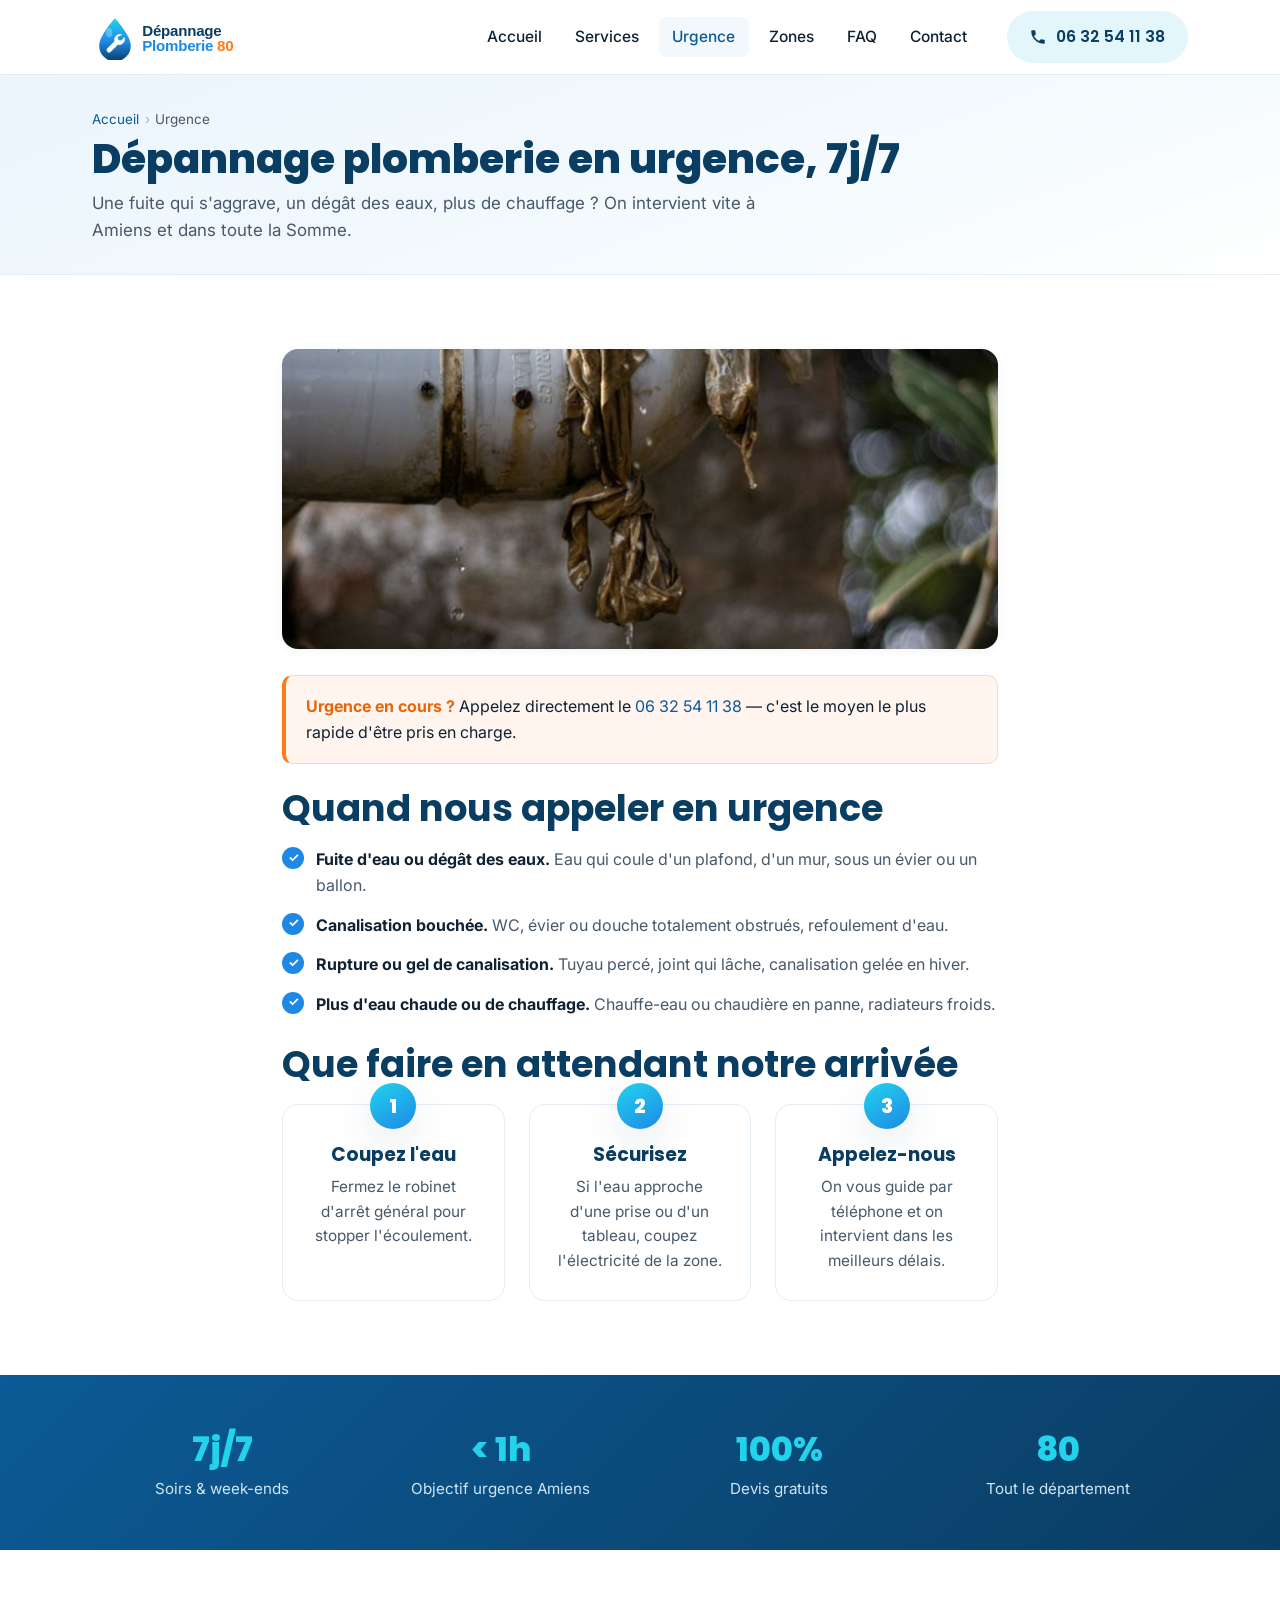
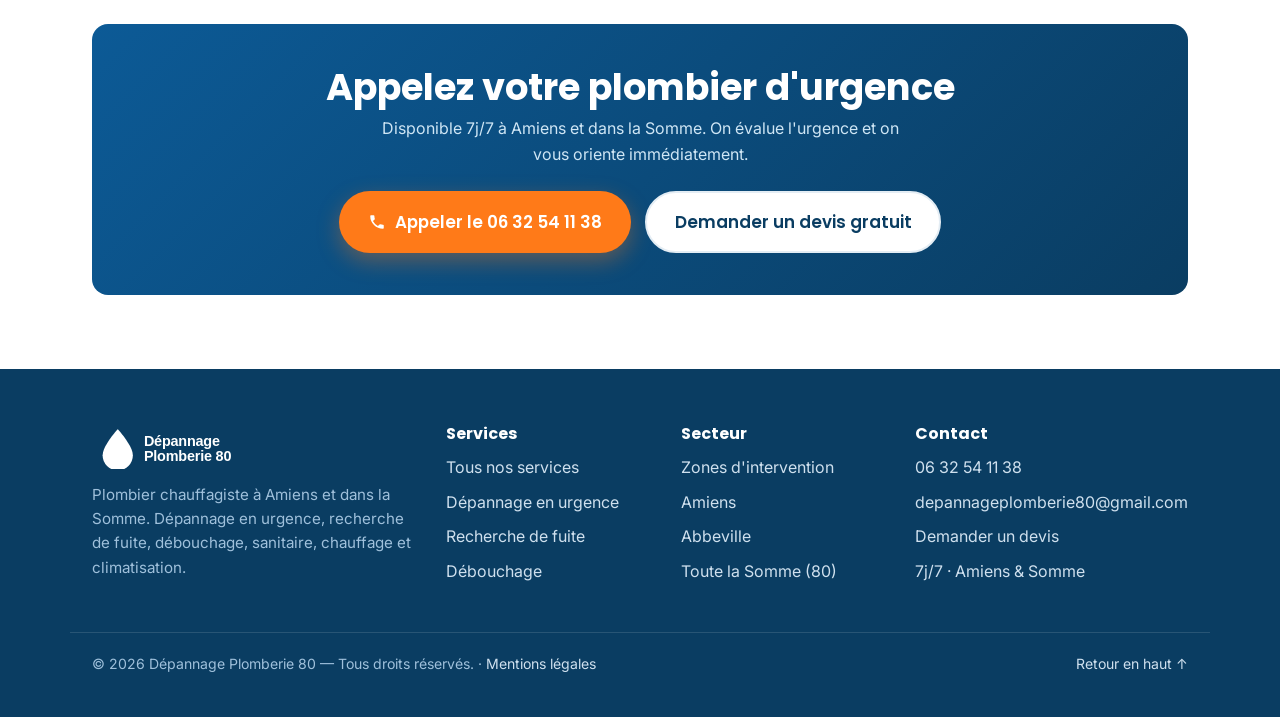
<file: urgence.html>
<!DOCTYPE html>
<html lang="fr">
<head>
  <meta charset="UTF-8" />
  <meta name="viewport" content="width=device-width, initial-scale=1.0" />
  <meta name="theme-color" content="#0a3d62" />
  <title>Dépannage plomberie en urgence à Amiens 7j/7 — Dépannage Plomberie 80</title>
  <meta name="description" content="Urgence plomberie à Amiens et dans la Somme : fuite d'eau, dégât des eaux, canalisation bouchée, panne de chauffage. Intervention rapide 7j/7. Appelez le 06 32 54 11 38." />
  <meta name="robots" content="noindex, nofollow" />
  <meta name="author" content="Dépannage Plomberie 80" />
  <link rel="canonical" href="https://www.depannage-plomberie-80.fr/urgence.html" />
  <meta property="og:type" content="website" />
  <meta property="og:locale" content="fr_FR" />
  <meta property="og:site_name" content="Dépannage Plomberie 80" />
  <meta property="og:title" content="Dépannage plomberie en urgence à Amiens 7j/7 — Dépannage Plomberie 80" />
  <meta property="og:description" content="Urgence plomberie à Amiens et dans la Somme : fuite d'eau, dégât des eaux, canalisation bouchée, panne de chauffage. Intervention rapide 7j/7. Appelez le 06 32 54 11 38." />
  <meta property="og:url" content="https://www.depannage-plomberie-80.fr/urgence.html" />
  <meta property="og:image" content="https://www.depannage-plomberie-80.fr/assets/og-cover.jpg" />
  <meta name="twitter:card" content="summary_large_image" />
  <meta name="twitter:title" content="Dépannage plomberie en urgence à Amiens 7j/7 — Dépannage Plomberie 80" />
  <meta name="twitter:description" content="Urgence plomberie à Amiens et dans la Somme : fuite d'eau, dégât des eaux, canalisation bouchée, panne de chauffage. Intervention rapide 7j/7. Appelez le 06 32 54 11 38." />
  <meta name="twitter:image" content="https://www.depannage-plomberie-80.fr/assets/og-cover.jpg" />
  <link rel="icon" type="image/svg+xml" href="favicon.svg" />
  <link rel="apple-touch-icon" href="assets/logo-mark.svg" />
  <link rel="manifest" href="site.webmanifest" />
  <link rel="preconnect" href="https://fonts.googleapis.com" />
  <link rel="preconnect" href="https://fonts.gstatic.com" crossorigin />
  <link rel="preload" as="style" href="https://fonts.googleapis.com/css2?family=Inter:wght@400;500;600&family=Poppins:wght@600;700;800&display=swap" />
  <link href="https://fonts.googleapis.com/css2?family=Inter:wght@400;500;600&family=Poppins:wght@600;700;800&display=swap" rel="stylesheet" />
  <link rel="stylesheet" href="styles.css" />
  <script type="application/ld+json">{"@context":"https://schema.org","@type":"Plumber","name":"Dépannage Plomberie 80","legalName":"Imad Hemani","image":"https://www.depannage-plomberie-80.fr/assets/og-cover.jpg","url":"https://www.depannage-plomberie-80.fr/","telephone":"+33-6-32-54-11-38","email":"depannageplomberie80@gmail.com","priceRange":"€€","identifier":{"@type":"PropertyValue","propertyID":"SIRET","value":"79353940400020"},"description":"Plombier chauffagiste à Amiens et dans la Somme. Dépannage en urgence 7j/7, recherche de fuite, débouchage de canalisation, installation sanitaire, chauffage et climatisation.","address":{"@type":"PostalAddress","addressLocality":"Amiens","postalCode":"80000","addressRegion":"Hauts-de-France","addressCountry":"FR"},"areaServed":[{"@type":"City","name":"Amiens"},{"@type":"AdministrativeArea","name":"Somme (80)"}],"geo":{"@type":"GeoCoordinates","latitude":49.8941,"longitude":2.2958},"openingHoursSpecification":[{"@type":"OpeningHoursSpecification","dayOfWeek":["Monday","Tuesday","Wednesday","Thursday","Friday","Saturday","Sunday"],"opens":"00:00","closes":"23:59"}],"makesOffer":[{"@type":"Offer","itemOffered":{"@type":"Service","name":"Dépannage plomberie en urgence"}},{"@type":"Offer","itemOffered":{"@type":"Service","name":"Recherche de fuite"}},{"@type":"Offer","itemOffered":{"@type":"Service","name":"Débouchage de canalisation"}},{"@type":"Offer","itemOffered":{"@type":"Service","name":"Installation sanitaire"}},{"@type":"Offer","itemOffered":{"@type":"Service","name":"Chauffage"}},{"@type":"Offer","itemOffered":{"@type":"Service","name":"Climatisation"}}]}</script>
  <script type="application/ld+json">{"@context":"https://schema.org","@type":"BreadcrumbList","itemListElement":[{"@type":"ListItem","position":1,"name":"Accueil","item":"https://www.depannage-plomberie-80.fr/index.html"},{"@type":"ListItem","position":2,"name":"Urgence","item":"https://www.depannage-plomberie-80.fr/urgence.html"}]}</script>
</head>
<body>
  <a class="skip-link" href="#contenu">Aller au contenu</a>
  <header class="site-header" id="top">
    <div class="container header-inner">
      <a class="brand" href="index.html" aria-label="Dépannage Plomberie 80, accueil">
        <img src="assets/logo.svg" alt="Dépannage Plomberie 80" width="200" height="46" />
      </a>
      <nav class="nav" aria-label="Navigation principale">
        <button class="nav-toggle" id="nav-toggle" aria-label="Ouvrir le menu" aria-expanded="false" aria-controls="nav-menu">
          <span></span><span></span><span></span>
        </button>
        <ul class="nav-menu" id="nav-menu">
          <li><a href="index.html">Accueil</a></li>
          <li><a href="services.html">Services</a></li>
          <li><a href="urgence.html" aria-current="page">Urgence</a></li>
          <li><a href="zones.html">Zones</a></li>
          <li><a href="faq.html">FAQ</a></li>
          <li><a href="contact.html">Contact</a></li>
        </ul>
      </nav>
      <a href="tel:+33632541138" class="btn btn-phone header-cta">
        <svg viewBox="0 0 24 24" width="18" height="18" aria-hidden="true"><path fill="currentColor" d="M6.6 10.8a15.6 15.6 0 0 0 6.6 6.6l2.2-2.2a1 1 0 0 1 1-.25 11.4 11.4 0 0 0 3.6.57 1 1 0 0 1 1 1V20a1 1 0 0 1-1 1A17 17 0 0 1 3 4a1 1 0 0 1 1-1h3.5a1 1 0 0 1 1 1 11.4 11.4 0 0 0 .57 3.6 1 1 0 0 1-.25 1z"/></svg>
        <span>06 32 54 11 38</span>
      </a>
    </div>
  </header>

  <main id="contenu">
    <section class="page-hero">
      <div class="container">
        <nav class="breadcrumb" aria-label="Fil d'Ariane"><ol><li><a href="index.html">Accueil</a></li><li aria-current="page">Urgence</li></ol></nav>
        <h1>Dépannage plomberie en urgence, 7j/7</h1>
        <p>Une fuite qui s'aggrave, un dégât des eaux, plus de chauffage&nbsp;? On intervient vite à Amiens et dans toute la Somme.</p>
      </div>
    </section>
    <section class="section">
      <div class="container narrow">
        <figure class="lead-media"><img src="assets/svc-fuite.jpg" alt="Fuite d'eau sur une canalisation à réparer en urgence" width="700" height="470" loading="lazy" /></figure>
        <div class="callout"><strong>Urgence en cours&nbsp;?</strong> Appelez directement le <a href="tel:+33632541138">06 32 54 11 38</a> — c'est le moyen le plus rapide d'être pris en charge.</div>
        <h2>Quand nous appeler en urgence</h2>
        <ul class="checklist">
          <li><strong>Fuite d'eau ou dégât des eaux.</strong> Eau qui coule d'un plafond, d'un mur, sous un évier ou un ballon.</li>
          <li><strong>Canalisation bouchée.</strong> WC, évier ou douche totalement obstrués, refoulement d'eau.</li>
          <li><strong>Rupture ou gel de canalisation.</strong> Tuyau percé, joint qui lâche, canalisation gelée en hiver.</li>
          <li><strong>Plus d'eau chaude ou de chauffage.</strong> Chauffe-eau ou chaudière en panne, radiateurs froids.</li>
        </ul>
        <h2>Que faire en attendant notre arrivée</h2>
        <ol class="steps">
          <li><span class="step-n">1</span><h3>Coupez l'eau</h3><p>Fermez le robinet d'arrêt général pour stopper l'écoulement.</p></li>
          <li><span class="step-n">2</span><h3>Sécurisez</h3><p>Si l'eau approche d'une prise ou d'un tableau, coupez l'électricité de la zone.</p></li>
          <li><span class="step-n">3</span><h3>Appelez-nous</h3><p>On vous guide par téléphone et on intervient dans les meilleurs délais.</p></li>
        </ol>
      </div>
    </section>

    <section class="stats" aria-label="Chiffres clés">
      <div class="container stats-grid">
        <div class="stat"><span class="stat-num">7j/7</span><span class="stat-lbl">Soirs &amp; week-ends</span></div>
        <div class="stat"><span class="stat-num">&lt; 1h</span><span class="stat-lbl">Objectif urgence Amiens</span></div>
        <div class="stat"><span class="stat-num">100%</span><span class="stat-lbl">Devis gratuits</span></div>
        <div class="stat"><span class="stat-num">80</span><span class="stat-lbl">Tout le département</span></div>
      </div>
    </section>

    <section class="section">
      <div class="container">
        <div class="cta-band">
          <h2>Appelez votre plombier d'urgence</h2>
          <p>Disponible 7j/7 à Amiens et dans la Somme. On évalue l'urgence et on vous oriente immédiatement.</p>
          <div class="cta-actions">
            <a href="tel:+33632541138" class="btn btn-accent btn-lg"><svg viewBox="0 0 24 24" width="18" height="18" aria-hidden="true"><path fill="currentColor" d="M6.6 10.8a15.6 15.6 0 0 0 6.6 6.6l2.2-2.2a1 1 0 0 1 1-.25 11.4 11.4 0 0 0 3.6.57 1 1 0 0 1 1 1V20a1 1 0 0 1-1 1A17 17 0 0 1 3 4a1 1 0 0 1 1-1h3.5a1 1 0 0 1 1 1 11.4 11.4 0 0 0 .57 3.6 1 1 0 0 1-.25 1z"/></svg> Appeler le 06 32 54 11 38</a>
            <a href="contact.html" class="btn btn-outline btn-lg">Demander un devis gratuit</a>
          </div>
        </div>
      </div>
    </section>
  </main>
  <footer class="site-footer">
    <div class="container footer-grid">
      <div class="footer-brand">
        <img src="assets/logo.svg" alt="Dépannage Plomberie 80" width="200" height="46" />
        <p>Plombier chauffagiste à Amiens et dans la Somme. Dépannage en urgence, recherche de fuite, débouchage, sanitaire, chauffage et climatisation.</p>
      </div>
      <nav class="footer-col" aria-label="Liens services">
        <h3>Services</h3>
        <ul>
          <li><a href="services.html">Tous nos services</a></li>
          <li><a href="urgence.html">Dépannage en urgence</a></li>
          <li><a href="services.html">Recherche de fuite</a></li>
          <li><a href="services.html">Débouchage</a></li>
        </ul>
      </nav>
      <nav class="footer-col" aria-label="Liens secteur">
        <h3>Secteur</h3>
        <ul>
          <li><a href="zones.html">Zones d'intervention</a></li>
          <li><a href="zones.html">Amiens</a></li>
          <li><a href="zones.html">Abbeville</a></li>
          <li><a href="zones.html">Toute la Somme (80)</a></li>
        </ul>
      </nav>
      <div class="footer-col">
        <h3>Contact</h3>
        <ul>
          <li><a href="tel:+33632541138">06 32 54 11 38</a></li>
          <li><a href="mailto:depannageplomberie80@gmail.com">depannageplomberie80@gmail.com</a></li>
          <li><a href="contact.html">Demander un devis</a></li>
          <li>7j/7 · Amiens &amp; Somme</li>
        </ul>
      </div>
    </div>
    <div class="container footer-bottom">
      <p>© <span id="year">2026</span> Dépannage Plomberie 80 — Tous droits réservés. · <a href="mentions-legales.html">Mentions légales</a></p>
      <p><a href="#top">Retour en haut ↑</a></p>
    </div>
  </footer>

  <a href="tel:+33632541138" class="fab-call" aria-label="Appeler le plombier">
    <svg viewBox="0 0 24 24" width="24" height="24" aria-hidden="true"><path fill="currentColor" d="M6.6 10.8a15.6 15.6 0 0 0 6.6 6.6l2.2-2.2a1 1 0 0 1 1-.25 11.4 11.4 0 0 0 3.6.57 1 1 0 0 1 1 1V20a1 1 0 0 1-1 1A17 17 0 0 1 3 4a1 1 0 0 1 1-1h3.5a1 1 0 0 1 1 1 11.4 11.4 0 0 0 .57 3.6 1 1 0 0 1-.25 1z"/></svg>
  </a>

  <script src="script.js" defer></script>
</body>
</html>
</file>
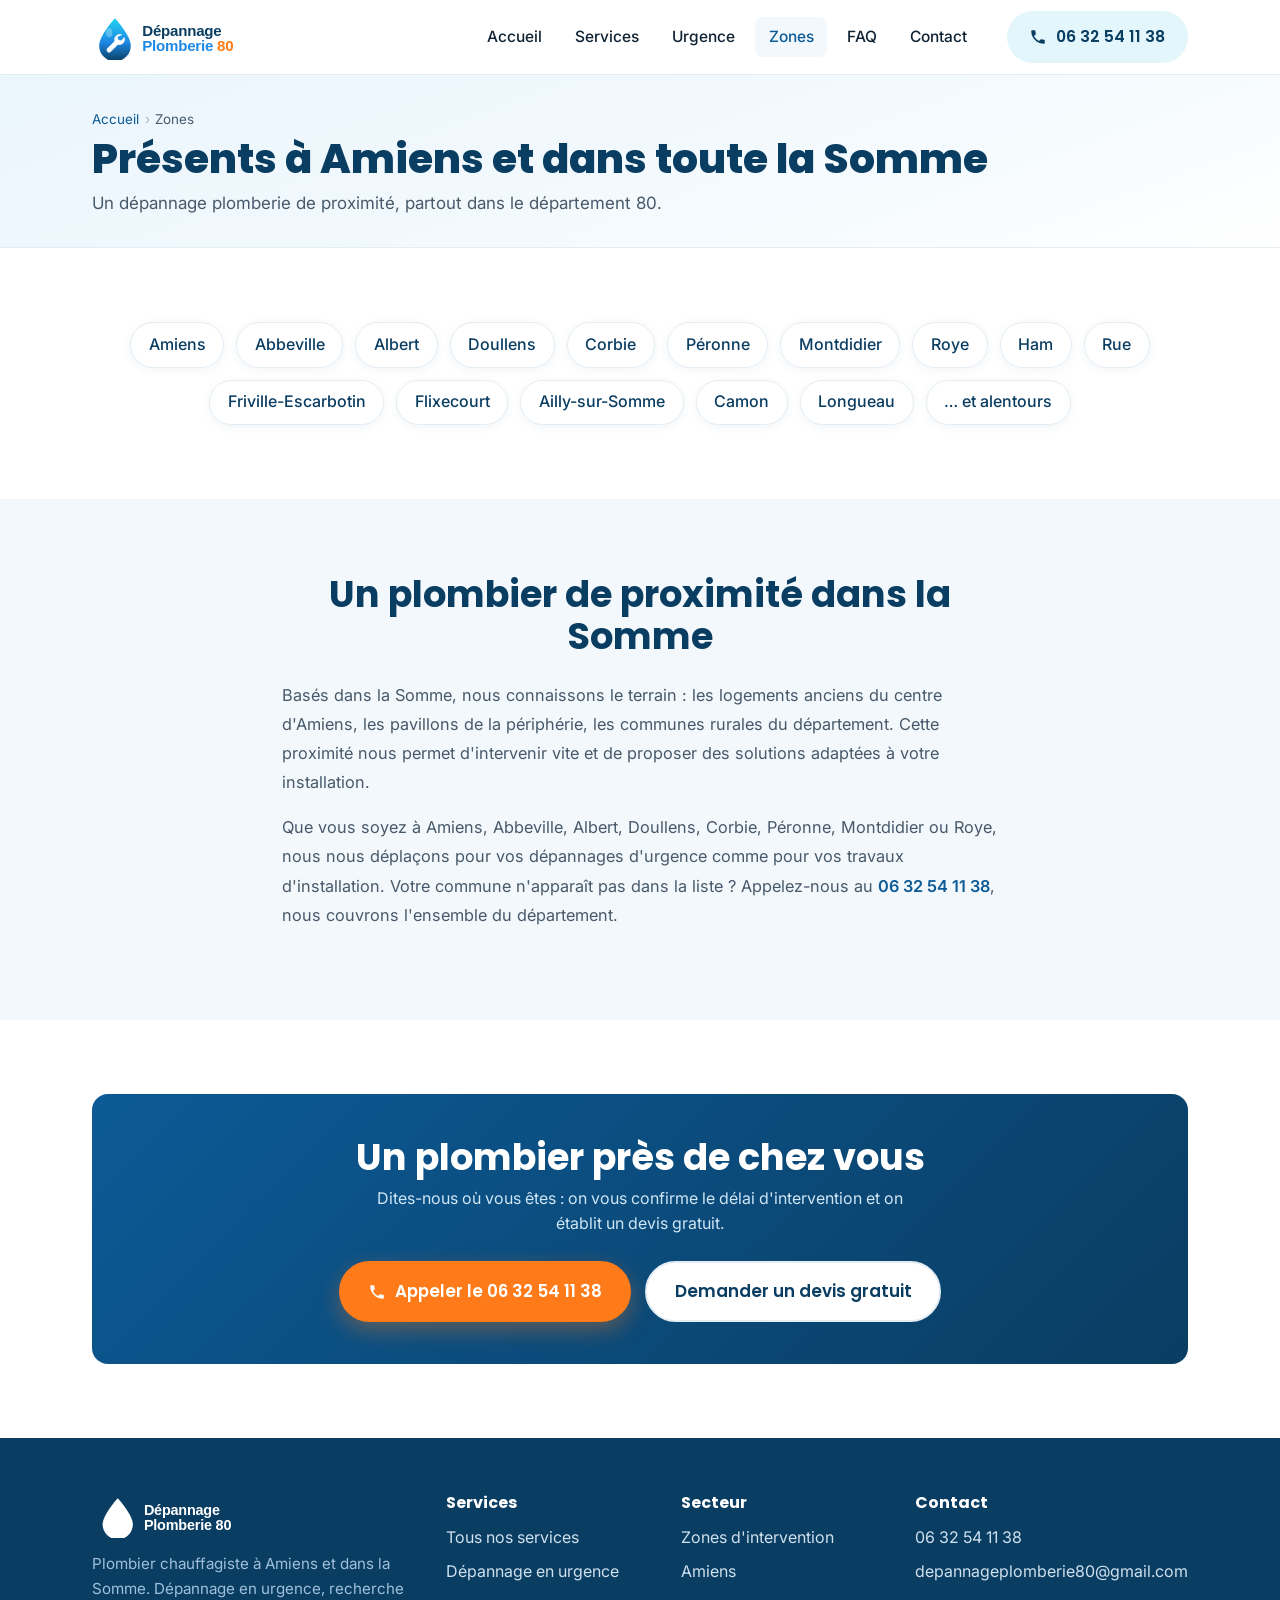
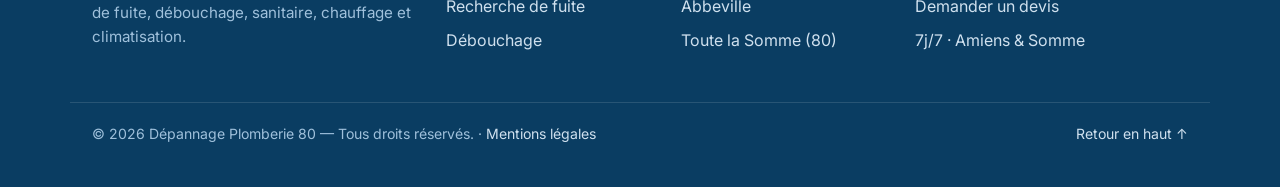
<file: zones.html>
<!DOCTYPE html>
<html lang="fr">
<head>
  <meta charset="UTF-8" />
  <meta name="viewport" content="width=device-width, initial-scale=1.0" />
  <meta name="theme-color" content="#0a3d62" />
  <title>Zones d'intervention — Plombier à Amiens et dans la Somme (80)</title>
  <meta name="description" content="Dépannage plomberie de proximité à Amiens, Abbeville, Albert, Doullens, Corbie, Péronne et dans toute la Somme (80). Artisan plombier chauffagiste local." />
  <meta name="robots" content="noindex, nofollow" />
  <meta name="author" content="Dépannage Plomberie 80" />
  <link rel="canonical" href="https://www.depannage-plomberie-80.fr/zones.html" />
  <meta property="og:type" content="website" />
  <meta property="og:locale" content="fr_FR" />
  <meta property="og:site_name" content="Dépannage Plomberie 80" />
  <meta property="og:title" content="Zones d'intervention — Plombier à Amiens et dans la Somme (80)" />
  <meta property="og:description" content="Dépannage plomberie de proximité à Amiens, Abbeville, Albert, Doullens, Corbie, Péronne et dans toute la Somme (80). Artisan plombier chauffagiste local." />
  <meta property="og:url" content="https://www.depannage-plomberie-80.fr/zones.html" />
  <meta property="og:image" content="https://www.depannage-plomberie-80.fr/assets/og-cover.jpg" />
  <meta name="twitter:card" content="summary_large_image" />
  <meta name="twitter:title" content="Zones d'intervention — Plombier à Amiens et dans la Somme (80)" />
  <meta name="twitter:description" content="Dépannage plomberie de proximité à Amiens, Abbeville, Albert, Doullens, Corbie, Péronne et dans toute la Somme (80). Artisan plombier chauffagiste local." />
  <meta name="twitter:image" content="https://www.depannage-plomberie-80.fr/assets/og-cover.jpg" />
  <link rel="icon" type="image/svg+xml" href="favicon.svg" />
  <link rel="apple-touch-icon" href="assets/logo-mark.svg" />
  <link rel="manifest" href="site.webmanifest" />
  <link rel="preconnect" href="https://fonts.googleapis.com" />
  <link rel="preconnect" href="https://fonts.gstatic.com" crossorigin />
  <link rel="preload" as="style" href="https://fonts.googleapis.com/css2?family=Inter:wght@400;500;600&family=Poppins:wght@600;700;800&display=swap" />
  <link href="https://fonts.googleapis.com/css2?family=Inter:wght@400;500;600&family=Poppins:wght@600;700;800&display=swap" rel="stylesheet" />
  <link rel="stylesheet" href="styles.css" />
  <script type="application/ld+json">{"@context":"https://schema.org","@type":"Plumber","name":"Dépannage Plomberie 80","legalName":"Imad Hemani","image":"https://www.depannage-plomberie-80.fr/assets/og-cover.jpg","url":"https://www.depannage-plomberie-80.fr/","telephone":"+33-6-32-54-11-38","email":"depannageplomberie80@gmail.com","priceRange":"€€","identifier":{"@type":"PropertyValue","propertyID":"SIRET","value":"79353940400020"},"description":"Plombier chauffagiste à Amiens et dans la Somme. Dépannage en urgence 7j/7, recherche de fuite, débouchage de canalisation, installation sanitaire, chauffage et climatisation.","address":{"@type":"PostalAddress","addressLocality":"Amiens","postalCode":"80000","addressRegion":"Hauts-de-France","addressCountry":"FR"},"areaServed":[{"@type":"City","name":"Amiens"},{"@type":"AdministrativeArea","name":"Somme (80)"}],"geo":{"@type":"GeoCoordinates","latitude":49.8941,"longitude":2.2958},"openingHoursSpecification":[{"@type":"OpeningHoursSpecification","dayOfWeek":["Monday","Tuesday","Wednesday","Thursday","Friday","Saturday","Sunday"],"opens":"00:00","closes":"23:59"}],"makesOffer":[{"@type":"Offer","itemOffered":{"@type":"Service","name":"Dépannage plomberie en urgence"}},{"@type":"Offer","itemOffered":{"@type":"Service","name":"Recherche de fuite"}},{"@type":"Offer","itemOffered":{"@type":"Service","name":"Débouchage de canalisation"}},{"@type":"Offer","itemOffered":{"@type":"Service","name":"Installation sanitaire"}},{"@type":"Offer","itemOffered":{"@type":"Service","name":"Chauffage"}},{"@type":"Offer","itemOffered":{"@type":"Service","name":"Climatisation"}}]}</script>
  <script type="application/ld+json">{"@context":"https://schema.org","@type":"BreadcrumbList","itemListElement":[{"@type":"ListItem","position":1,"name":"Accueil","item":"https://www.depannage-plomberie-80.fr/index.html"},{"@type":"ListItem","position":2,"name":"Zones","item":"https://www.depannage-plomberie-80.fr/zones.html"}]}</script>
</head>
<body>
  <a class="skip-link" href="#contenu">Aller au contenu</a>
  <header class="site-header" id="top">
    <div class="container header-inner">
      <a class="brand" href="index.html" aria-label="Dépannage Plomberie 80, accueil">
        <img src="assets/logo.svg" alt="Dépannage Plomberie 80" width="200" height="46" />
      </a>
      <nav class="nav" aria-label="Navigation principale">
        <button class="nav-toggle" id="nav-toggle" aria-label="Ouvrir le menu" aria-expanded="false" aria-controls="nav-menu">
          <span></span><span></span><span></span>
        </button>
        <ul class="nav-menu" id="nav-menu">
          <li><a href="index.html">Accueil</a></li>
          <li><a href="services.html">Services</a></li>
          <li><a href="urgence.html">Urgence</a></li>
          <li><a href="zones.html" aria-current="page">Zones</a></li>
          <li><a href="faq.html">FAQ</a></li>
          <li><a href="contact.html">Contact</a></li>
        </ul>
      </nav>
      <a href="tel:+33632541138" class="btn btn-phone header-cta">
        <svg viewBox="0 0 24 24" width="18" height="18" aria-hidden="true"><path fill="currentColor" d="M6.6 10.8a15.6 15.6 0 0 0 6.6 6.6l2.2-2.2a1 1 0 0 1 1-.25 11.4 11.4 0 0 0 3.6.57 1 1 0 0 1 1 1V20a1 1 0 0 1-1 1A17 17 0 0 1 3 4a1 1 0 0 1 1-1h3.5a1 1 0 0 1 1 1 11.4 11.4 0 0 0 .57 3.6 1 1 0 0 1-.25 1z"/></svg>
        <span>06 32 54 11 38</span>
      </a>
    </div>
  </header>

  <main id="contenu">
    <section class="page-hero">
      <div class="container">
        <nav class="breadcrumb" aria-label="Fil d'Ariane"><ol><li><a href="index.html">Accueil</a></li><li aria-current="page">Zones</li></ol></nav>
        <h1>Présents à Amiens et dans toute la Somme</h1>
        <p>Un dépannage plomberie de proximité, partout dans le département 80.</p>
      </div>
    </section>
    <section class="section">
      <div class="container">
        <ul class="zones-list"><li>Amiens</li><li>Abbeville</li><li>Albert</li><li>Doullens</li><li>Corbie</li><li>Péronne</li><li>Montdidier</li><li>Roye</li><li>Ham</li><li>Rue</li><li>Friville-Escarbotin</li><li>Flixecourt</li><li>Ailly-sur-Somme</li><li>Camon</li><li>Longueau</li><li>… et alentours</li></ul>
      </div>
    </section>

    <section class="section section-soft seo-local" aria-label="Plombier dans la Somme">
      <div class="container narrow">
        <h2>Un plombier de proximité dans la Somme</h2>
        <div class="seo-prose">
          <p>Basés dans la Somme, nous connaissons le terrain : les logements anciens du centre d'Amiens, les pavillons de la périphérie, les communes rurales du département. Cette proximité nous permet d'intervenir vite et de proposer des solutions adaptées à votre installation.</p>
          <p>Que vous soyez à Amiens, Abbeville, Albert, Doullens, Corbie, Péronne, Montdidier ou Roye, nous nous déplaçons pour vos dépannages d'urgence comme pour vos travaux d'installation. Votre commune n'apparaît pas dans la liste&nbsp;? Appelez-nous au <a href="tel:+33632541138">06 32 54 11 38</a>, nous couvrons l'ensemble du département.</p>
        </div>
      </div>
    </section>

    <section class="section">
      <div class="container">
        <div class="cta-band">
          <h2>Un plombier près de chez vous</h2>
          <p>Dites-nous où vous êtes : on vous confirme le délai d'intervention et on établit un devis gratuit.</p>
          <div class="cta-actions">
            <a href="tel:+33632541138" class="btn btn-accent btn-lg"><svg viewBox="0 0 24 24" width="18" height="18" aria-hidden="true"><path fill="currentColor" d="M6.6 10.8a15.6 15.6 0 0 0 6.6 6.6l2.2-2.2a1 1 0 0 1 1-.25 11.4 11.4 0 0 0 3.6.57 1 1 0 0 1 1 1V20a1 1 0 0 1-1 1A17 17 0 0 1 3 4a1 1 0 0 1 1-1h3.5a1 1 0 0 1 1 1 11.4 11.4 0 0 0 .57 3.6 1 1 0 0 1-.25 1z"/></svg> Appeler le 06 32 54 11 38</a>
            <a href="contact.html" class="btn btn-outline btn-lg">Demander un devis gratuit</a>
          </div>
        </div>
      </div>
    </section>
  </main>
  <footer class="site-footer">
    <div class="container footer-grid">
      <div class="footer-brand">
        <img src="assets/logo.svg" alt="Dépannage Plomberie 80" width="200" height="46" />
        <p>Plombier chauffagiste à Amiens et dans la Somme. Dépannage en urgence, recherche de fuite, débouchage, sanitaire, chauffage et climatisation.</p>
      </div>
      <nav class="footer-col" aria-label="Liens services">
        <h3>Services</h3>
        <ul>
          <li><a href="services.html">Tous nos services</a></li>
          <li><a href="urgence.html">Dépannage en urgence</a></li>
          <li><a href="services.html">Recherche de fuite</a></li>
          <li><a href="services.html">Débouchage</a></li>
        </ul>
      </nav>
      <nav class="footer-col" aria-label="Liens secteur">
        <h3>Secteur</h3>
        <ul>
          <li><a href="zones.html">Zones d'intervention</a></li>
          <li><a href="zones.html">Amiens</a></li>
          <li><a href="zones.html">Abbeville</a></li>
          <li><a href="zones.html">Toute la Somme (80)</a></li>
        </ul>
      </nav>
      <div class="footer-col">
        <h3>Contact</h3>
        <ul>
          <li><a href="tel:+33632541138">06 32 54 11 38</a></li>
          <li><a href="mailto:depannageplomberie80@gmail.com">depannageplomberie80@gmail.com</a></li>
          <li><a href="contact.html">Demander un devis</a></li>
          <li>7j/7 · Amiens &amp; Somme</li>
        </ul>
      </div>
    </div>
    <div class="container footer-bottom">
      <p>© <span id="year">2026</span> Dépannage Plomberie 80 — Tous droits réservés. · <a href="mentions-legales.html">Mentions légales</a></p>
      <p><a href="#top">Retour en haut ↑</a></p>
    </div>
  </footer>

  <a href="tel:+33632541138" class="fab-call" aria-label="Appeler le plombier">
    <svg viewBox="0 0 24 24" width="24" height="24" aria-hidden="true"><path fill="currentColor" d="M6.6 10.8a15.6 15.6 0 0 0 6.6 6.6l2.2-2.2a1 1 0 0 1 1-.25 11.4 11.4 0 0 0 3.6.57 1 1 0 0 1 1 1V20a1 1 0 0 1-1 1A17 17 0 0 1 3 4a1 1 0 0 1 1-1h3.5a1 1 0 0 1 1 1 11.4 11.4 0 0 0 .57 3.6 1 1 0 0 1-.25 1z"/></svg>
  </a>

  <script src="script.js" defer></script>
</body>
</html>
</file>
<file: styles.css>
/* =========================================================
   Dépannage Plomberie 80 — charte graphique (mode jour)
   Bleu profond + aqua + accent orange urgence
   ========================================================= */
:root{
  --blue-900:#0a3d62;
  --blue-700:#0c5a96;
  --blue-500:#1e88e5;
  --cyan-400:#22d3ee;
  --cyan-100:#e3f6fb;
  --orange:#ff7a18;
  --orange-dark:#e8650a;
  --ink:#0f2233;
  --muted:#47596a;
  --line:#e4edf4;
  --bg:#ffffff;
  --bg-soft:#f3f8fc;
  --white:#fff;
  --radius:16px;
  --radius-sm:10px;
  --shadow-sm:0 2px 10px rgba(10,61,98,.06);
  --shadow:0 14px 38px rgba(10,61,98,.10);
  --shadow-lg:0 24px 60px rgba(10,61,98,.16);
  --maxw:1140px;
  --font-head:"Poppins","Segoe UI",sans-serif;
  --font-body:"Inter","Segoe UI",system-ui,sans-serif;
}

*,*::before,*::after{box-sizing:border-box}
html{scroll-behavior:smooth;scroll-padding-top:90px}
body{
  margin:0;font-family:var(--font-body);color:var(--ink);
  background:var(--bg);line-height:1.6;-webkit-font-smoothing:antialiased;
}
img{max-width:100%;height:auto;display:block}
a{color:var(--blue-700);text-decoration:none}
h1,h2,h3{font-family:var(--font-head);line-height:1.15;color:var(--blue-900);margin:0 0 .5em}
h2{font-size:clamp(1.55rem,3.4vw,2.3rem)}
h3{font-size:1.18rem}
p{margin:0 0 1rem}
.container{width:100%;max-width:var(--maxw);margin:0 auto;padding:0 22px}
.narrow{max-width:760px}

.skip-link{position:absolute;left:-999px;top:0;background:var(--blue-900);color:#fff;padding:10px 16px;z-index:200;border-radius:0 0 8px 0}
.skip-link:focus{left:0}

/* ---------- Buttons ---------- */
.btn{
  display:inline-flex;align-items:center;gap:.55rem;justify-content:center;
  font-family:var(--font-head);font-weight:600;font-size:.98rem;
  padding:.72rem 1.3rem;border-radius:999px;border:2px solid transparent;
  cursor:pointer;transition:.18s ease;white-space:nowrap;
}
.btn-lg{padding:.95rem 1.7rem;font-size:1.05rem}
.btn-block{width:100%}
.btn-primary{background:var(--blue-700);color:#fff}
.btn-primary:hover{background:var(--blue-900);transform:translateY(-2px);box-shadow:var(--shadow)}
.btn-accent{background:var(--orange);color:#fff;box-shadow:0 8px 22px rgba(255,122,24,.35)}
.btn-accent:hover{background:var(--orange-dark);transform:translateY(-2px)}
.btn-outline{background:#fff;color:var(--blue-900);border-color:var(--line)}
.btn-outline:hover{border-color:var(--blue-500);color:var(--blue-700)}
.btn-phone{background:var(--cyan-100);color:var(--blue-900)}
.btn-phone:hover{background:#d3f0f7}

/* ---------- Header ---------- */
.site-header{position:sticky;top:0;z-index:100;background:rgba(255,255,255,.92);
  backdrop-filter:saturate(160%) blur(10px);border-bottom:1px solid var(--line)}
.header-inner{display:flex;align-items:center;gap:18px;min-height:74px}
.brand{display:flex;align-items:center}
.brand img{height:46px;width:auto}
.nav{margin-left:auto;display:flex;align-items:center}
.nav-menu{display:flex;gap:6px;list-style:none;margin:0;padding:0}
.nav-menu a{display:block;padding:.5rem .85rem;color:var(--ink);font-weight:500;border-radius:8px;font-size:.97rem}
.nav-menu a:hover{background:var(--bg-soft);color:var(--blue-700)}
.header-cta{margin-left:8px}
.nav-toggle{display:none;flex-direction:column;gap:5px;background:none;border:0;padding:8px;cursor:pointer}
.nav-toggle span{width:24px;height:2.5px;background:var(--blue-900);border-radius:3px;transition:.25s}

/* ---------- Hero ---------- */
.hero{position:relative;overflow:hidden;background:linear-gradient(160deg,#eaf5fc 0%,#f6fbfe 55%,#fff 100%)}
.hero-bg{position:absolute;inset:0;background:
  radial-gradient(640px 420px at 88% -10%,rgba(34,211,238,.18),transparent 60%),
  radial-gradient(520px 380px at 10% 110%,rgba(30,136,229,.12),transparent 60%);pointer-events:none}
.hero-grid{position:relative;display:grid;grid-template-columns:1.05fr .95fr;gap:46px;align-items:center;padding:64px 22px 72px}
.eyebrow{display:inline-flex;align-items:center;gap:.5rem;font-weight:600;color:var(--blue-700);
  background:#fff;border:1px solid var(--line);padding:.35rem .8rem;border-radius:999px;font-size:.86rem;box-shadow:var(--shadow-sm)}
.pulse{width:9px;height:9px;border-radius:50%;background:#16c66b;box-shadow:0 0 0 0 rgba(22,198,107,.6);animation:pulse 2s infinite}
@keyframes pulse{0%{box-shadow:0 0 0 0 rgba(22,198,107,.55)}70%{box-shadow:0 0 0 9px rgba(22,198,107,0)}100%{box-shadow:0 0 0 0 rgba(22,198,107,0)}}
.hero h1{font-size:clamp(2rem,5vw,3.15rem);font-weight:800;margin-top:1rem}
.hero h1 .hl{color:var(--orange)}
.lead{font-size:1.14rem;color:var(--muted);max-width:33ch}
.hero-actions{display:flex;flex-wrap:wrap;gap:14px;margin:1.4rem 0 1rem}
.hero-points{display:flex;flex-wrap:wrap;gap:18px;list-style:none;padding:0;margin:.4rem 0 0;color:var(--blue-900);font-weight:500}
.hero-points li{display:inline-flex;align-items:center;gap:.45rem}
.hero-points li::before{content:"✓";display:grid;place-items:center;width:20px;height:20px;border-radius:50%;background:var(--blue-500);color:#fff;font-size:.72rem;font-weight:700;flex:none}
.hero-media img{border-radius:24px;box-shadow:var(--shadow-lg);width:100%;object-fit:cover;aspect-ratio:7/8}

/* ---------- Trust bar ---------- */
.trustbar{background:var(--blue-900);color:#fff}
.trust-grid{display:grid;grid-template-columns:repeat(4,1fr);gap:18px;padding:22px 22px}
.trust-item{display:flex;align-items:center;gap:12px}
.trust-ico{display:inline-grid;place-items:center;width:42px;height:42px;border-radius:11px;background:rgba(255,255,255,.08);color:var(--cyan-400)}
.trust-ico .ico{width:24px;height:24px}
.trust-item strong{display:block;font-family:var(--font-head);font-size:1rem}
.trust-item span{font-size:.86rem;color:#bcd6ea}
.trust-item div span{display:block}

/* ---------- Sections ---------- */
.section{padding:74px 0}
.section-soft{background:var(--bg-soft)}
.section-head{text-align:center;max-width:720px;margin:0 auto 44px}
.kicker{text-transform:uppercase;letter-spacing:.12em;font-size:.78rem;font-weight:700;color:var(--cyan-400);margin:0 0 .5rem}
.section-sub{color:var(--muted);font-size:1.05rem}

/* ---------- Service cards ---------- */
.cards{display:grid;grid-template-columns:repeat(3,1fr);gap:22px}
.card{background:#fff;border:1px solid var(--line);border-radius:var(--radius);padding:26px;box-shadow:var(--shadow-sm);transition:.2s}
.card:hover{transform:translateY(-5px);box-shadow:var(--shadow);border-color:#cfe6f5}
.card-ico{width:56px;height:56px;display:grid;place-items:center;border-radius:14px;
  background:linear-gradient(150deg,var(--cyan-100),#fff);border:1px solid #e1f0f7;margin-bottom:14px;color:var(--blue-700);transition:.22s ease}
.card:hover .card-ico,.svc:hover .card-ico{background:linear-gradient(150deg,var(--blue-700),var(--blue-500));border-color:transparent;color:#fff}
.ico{width:26px;height:26px;flex:none}
.card-ico .ico{width:30px;height:30px}
.card h3{margin-bottom:.35rem}
.card p{color:var(--muted);margin:0;font-size:.97rem}

/* ---------- Split (why) ---------- */
.split{display:grid;grid-template-columns:1fr 1fr;gap:48px;align-items:center}
.split-media img{border-radius:22px;box-shadow:var(--shadow);object-fit:cover;width:100%;aspect-ratio:10/9}
.checklist{list-style:none;padding:0;margin:0 0 1.6rem;display:grid;gap:14px}
.checklist li{position:relative;padding-left:34px;color:var(--muted)}
.checklist li strong{color:var(--ink)}
.checklist li::before{content:"✓";position:absolute;left:0;top:0;width:22px;height:22px;border-radius:50%;
  background:var(--blue-500);color:#fff;display:grid;place-items:center;font-size:.8rem;font-weight:700}

/* ---------- Steps ---------- */
.steps{list-style:none;padding:0;margin:0;display:grid;grid-template-columns:repeat(3,1fr);gap:24px;counter-reset:s}
.steps li{position:relative;background:#fff;border:1px solid var(--line);border-radius:var(--radius);padding:30px 26px 26px;text-align:center}
.step-n{position:absolute;top:-22px;left:50%;transform:translateX(-50%);width:46px;height:46px;border-radius:50%;
  background:linear-gradient(150deg,var(--cyan-400),var(--blue-500));color:#fff;display:grid;place-items:center;
  font-family:var(--font-head);font-weight:800;font-size:1.25rem;box-shadow:var(--shadow)}
.steps h3{margin-top:.6rem}
.steps p{color:var(--muted);margin:0;font-size:.96rem}

/* ---------- Stats ---------- */
.stats{background:linear-gradient(135deg,var(--blue-700),var(--blue-900));color:#fff}
.stats-grid{display:grid;grid-template-columns:repeat(4,1fr);gap:18px;padding:48px 22px;text-align:center}
.stat-num{display:block;font-family:var(--font-head);font-weight:800;font-size:2.1rem;color:var(--cyan-400)}
.stat-lbl{color:#cfe6f5;font-size:.95rem}

/* ---------- Zones ---------- */
.zones-list{display:flex;flex-wrap:wrap;gap:12px;justify-content:center;list-style:none;padding:0;margin:0}
.zones-list li{background:#fff;border:1px solid var(--line);border-radius:999px;padding:.55rem 1.1rem;font-weight:500;color:var(--blue-900);box-shadow:var(--shadow-sm)}

/* ---------- Reviews ---------- */
.reviews{display:grid;grid-template-columns:repeat(3,1fr);gap:22px}
.review{margin:0;background:#fff;border:1px solid var(--line);border-radius:var(--radius);padding:24px;box-shadow:var(--shadow-sm)}
.stars{color:#ffb400;letter-spacing:2px;margin-bottom:.6rem}
.review blockquote{margin:0 0 .8rem;font-size:1rem;color:var(--ink)}
.review figcaption{color:var(--muted);font-size:.9rem;font-weight:500}

/* ---------- Engagements CTA ---------- */
.reviews-cta{text-align:center;margin:36px auto 0;max-width:640px;color:var(--muted);font-size:1.02rem}
.reviews-cta a{font-weight:600;color:var(--blue-700);text-decoration:underline;text-underline-offset:3px}

/* ---------- SEO local prose ---------- */
.seo-local h2{text-align:center;max-width:760px;margin:0 auto 1.5rem}
.seo-prose p{color:var(--muted);font-size:1.02rem;line-height:1.78}
.seo-prose strong{color:var(--ink);font-weight:600}
.seo-prose a{color:var(--blue-700);font-weight:600}

/* ---------- Galerie ---------- */
.gallery{display:grid;grid-template-columns:repeat(3,1fr);gap:18px}
.gallery-item{margin:0;position:relative;border-radius:var(--radius);overflow:hidden;box-shadow:var(--shadow-sm)}
.gallery-item img{width:100%;height:260px;object-fit:cover;display:block;transition:transform .35s ease}
.gallery-item:hover img{transform:scale(1.05)}
.gallery-item figcaption{position:absolute;inset:auto 0 0 0;padding:14px 16px;color:#fff;font-family:var(--font-head);font-weight:600;background:linear-gradient(transparent,rgba(10,61,98,.85))}

/* ---------- FAQ ---------- */
.faq{display:grid;gap:12px}
.faq details{background:#fff;border:1px solid var(--line);border-radius:var(--radius-sm);padding:0 20px;box-shadow:var(--shadow-sm)}
.faq summary{list-style:none;cursor:pointer;padding:18px 0;font-family:var(--font-head);font-weight:600;color:var(--blue-900);position:relative;padding-right:34px}
.faq summary::-webkit-details-marker{display:none}
.faq summary::after{content:"+";position:absolute;right:4px;top:50%;transform:translateY(-50%);font-size:1.5rem;color:var(--blue-500);transition:.2s}
.faq details[open] summary::after{transform:translateY(-50%) rotate(45deg)}
.faq details p{margin:0 0 18px;color:var(--muted)}

/* ---------- Contact ---------- */
.contact-grid{display:grid;grid-template-columns:1fr 1fr;gap:48px;align-items:start}
.contact-list{list-style:none;padding:0;margin:1.6rem 0;display:grid;gap:16px}
.contact-list li{display:flex;gap:14px;align-items:center}
.ci-ico{width:46px;height:46px;display:grid;place-items:center;background:var(--cyan-100);border-radius:12px;flex:none;color:var(--blue-700)}
.ci-ico .ico{width:22px;height:22px}
.ci-lbl{display:block;font-size:.82rem;color:var(--muted)}
.ci-val{font-family:var(--font-head);font-weight:600;color:var(--blue-900)}
.contact-form{background:#fff;border:1px solid var(--line);border-radius:var(--radius);padding:30px;box-shadow:var(--shadow)}
.field{margin-bottom:16px}
.field label{display:block;font-weight:600;font-size:.9rem;margin-bottom:6px;color:var(--ink)}
.field input,.field textarea{width:100%;padding:.8rem 1rem;border:1.5px solid var(--line);border-radius:var(--radius-sm);
  font:inherit;color:var(--ink);background:#fbfdff;transition:.15s}
.field input:focus,.field textarea:focus{outline:none;border-color:var(--blue-500);background:#fff;box-shadow:0 0 0 4px rgba(30,136,229,.12)}
.form-note{font-size:.85rem;color:var(--muted);margin:.9rem 0 0;text-align:center}
.form-note a{color:var(--blue-700);font-weight:600}
.form-status{font-size:.9rem;color:var(--blue-700);margin:.7rem 0 0;text-align:center;min-height:1px}

/* ---------- Footer ---------- */
.site-footer{background:var(--blue-900);color:#cfe0ee;padding:56px 0 26px}
.footer-grid{display:grid;grid-template-columns:1.6fr 1fr 1fr 1.2fr;gap:34px}
.footer-brand img{height:44px;margin-bottom:14px;filter:brightness(0) invert(1)}
.footer-brand p{color:#9fc0db;font-size:.95rem;max-width:38ch}
.footer-col h3{color:#fff;font-size:1rem;margin-bottom:12px}
.footer-col ul{list-style:none;padding:0;margin:0;display:grid;gap:9px}
.footer-col a{color:#cfe0ee}
.footer-col a:hover{color:var(--cyan-400)}
.footer-bottom{display:flex;justify-content:space-between;align-items:center;border-top:1px solid rgba(255,255,255,.12);
  margin-top:36px;padding-top:20px;font-size:.88rem;color:#9fc0db}
.footer-bottom a{color:#cfe0ee}

/* ---------- Active nav ---------- */
.nav-menu a[aria-current="page"]{background:var(--bg-soft);color:var(--blue-700)}

/* ---------- Page hero (pages internes) ---------- */
.page-hero{position:relative;background:linear-gradient(160deg,#eaf5fc 0%,#f6fbfe 70%,#fff 100%);border-bottom:1px solid var(--line);padding:34px 0 30px}
.page-hero h1{font-size:clamp(1.7rem,4vw,2.55rem);font-weight:800;margin:.35rem 0 .45rem}
.page-hero p{color:var(--muted);max-width:62ch;margin:0;font-size:1.06rem}
.breadcrumb{font-size:.84rem;color:var(--muted)}
.breadcrumb ol{list-style:none;display:flex;flex-wrap:wrap;gap:.35rem;padding:0;margin:0}
.breadcrumb li::after{content:"›";margin-left:.35rem;color:#9fb6c8}
.breadcrumb li:last-child::after{content:""}
.breadcrumb a{color:var(--blue-700)}
.breadcrumb [aria-current="page"]{color:var(--muted)}

/* ---------- CTA band ---------- */
.cta-band{background:linear-gradient(135deg,var(--blue-700),var(--blue-900));color:#fff;text-align:center;border-radius:var(--radius);padding:42px 26px}
.cta-band h2{color:#fff;margin-bottom:.5rem}
.cta-band p{color:#cfe6f5;max-width:54ch;margin:0 auto 1.5rem}
.cta-actions{display:flex;flex-wrap:wrap;gap:14px;justify-content:center}

/* ---------- Service detail rows ---------- */
.svc-list{display:grid;grid-template-columns:repeat(2,1fr);gap:22px}
.svc{display:flex;flex-direction:column;background:#fff;border:1px solid var(--line);border-radius:var(--radius);overflow:hidden;box-shadow:var(--shadow-sm);transition:.2s}
.svc:hover{border-color:#cfe6f5;box-shadow:var(--shadow);transform:translateY(-4px)}
.svc-media{margin:0;overflow:hidden;line-height:0}
.svc-media img{width:100%;height:200px;object-fit:cover;transition:transform .35s ease}
.svc:hover .svc-media img{transform:scale(1.05)}
.svc-body{padding:0 24px 26px}
.svc-body .card-ico{margin:-52px 0 14px;background:#fff;border:1px solid var(--line);box-shadow:var(--shadow);position:relative;z-index:1}
.svc h3{margin:.1rem 0 .4rem}
.svc p{color:var(--muted);margin:0 0 .5rem}
.svc ul{margin:.2rem 0 0;padding-left:1.1rem;color:var(--muted)}

/* ---------- Urgence callout ---------- */
.lead-media{margin:0 0 1.6rem}
.lead-media img{width:100%;height:300px;object-fit:cover;border-radius:var(--radius);box-shadow:var(--shadow-sm)}
.callout{background:#fff5ee;border:1px solid #ffd8bd;border-left:4px solid var(--orange);border-radius:var(--radius-sm);padding:18px 20px;margin:0 0 1.4rem}
.callout strong{color:var(--orange-dark)}

/* ---------- Legal page ---------- */
.legal{max-width:820px;margin:0 auto}
.legal dl{display:grid;grid-template-columns:max-content 1fr;gap:.4rem 1.3rem;margin:.4rem 0 0}
.legal dt{font-weight:600;color:var(--blue-900)}
.legal dd{margin:0;color:var(--ink)}
.legal h2{font-size:1.15rem;border-top:1px solid var(--line);padding-top:1.1rem;margin-top:2rem}
.legal .todo{color:#9a5b00;font-style:italic}
@media (max-width:560px){.legal dl{grid-template-columns:1fr;gap:.1rem}.legal dd{margin-bottom:.55rem}}

/* ---------- Floating call button ---------- */
.fab-call{position:fixed;right:18px;bottom:18px;z-index:90;width:60px;height:60px;border-radius:50%;
  background:var(--orange);color:#fff;display:none;place-items:center;box-shadow:0 10px 28px rgba(255,122,24,.5);animation:bob 2.6s ease-in-out infinite}
@keyframes bob{0%,100%{transform:translateY(0)}50%{transform:translateY(-5px)}}

/* ---------- Responsive ---------- */
@media (max-width:980px){
  .hero-grid{grid-template-columns:1fr;gap:30px}
  .hero-media{order:-1;max-width:440px}
  .lead{max-width:none}
  .split{grid-template-columns:1fr;gap:30px}
  .split-media{order:-1}
  .contact-grid{grid-template-columns:1fr;gap:30px}
  .cards,.reviews,.gallery{grid-template-columns:repeat(2,1fr)}
  .footer-grid{grid-template-columns:1fr 1fr}
}
@media (max-width:760px){
  .header-cta{display:none}
  .nav{margin-left:auto}
  .nav-toggle{display:flex;order:2}
  .nav-menu{position:absolute;top:74px;left:0;right:0;flex-direction:column;gap:0;background:#fff;
    border-bottom:1px solid var(--line);box-shadow:var(--shadow);max-height:0;overflow:hidden;transition:max-height .3s ease}
  .nav-menu.open{max-height:340px}
  .nav-menu li{border-top:1px solid var(--line)}
  .nav-menu a{padding:14px 22px;border-radius:0}
  .trust-grid{grid-template-columns:1fr 1fr;gap:16px}
  .steps,.stats-grid{grid-template-columns:1fr 1fr}
  .cards,.reviews,.gallery,.svc-list{grid-template-columns:1fr}
  .footer-grid{grid-template-columns:1fr}
  .footer-bottom{flex-direction:column;gap:8px}
  .fab-call{display:grid}
  .section{padding:54px 0}
}
/* ---------- Apparition au scroll ---------- */
.reveal{opacity:0;transform:translateY(14px);transition:opacity .6s ease,transform .6s ease}
.reveal.in{opacity:1;transform:none}

@media (prefers-reduced-motion:reduce){
  *{animation:none!important;transition:none!important;scroll-behavior:auto!important}
  .reveal{opacity:1!important;transform:none!important}
}
</file>
